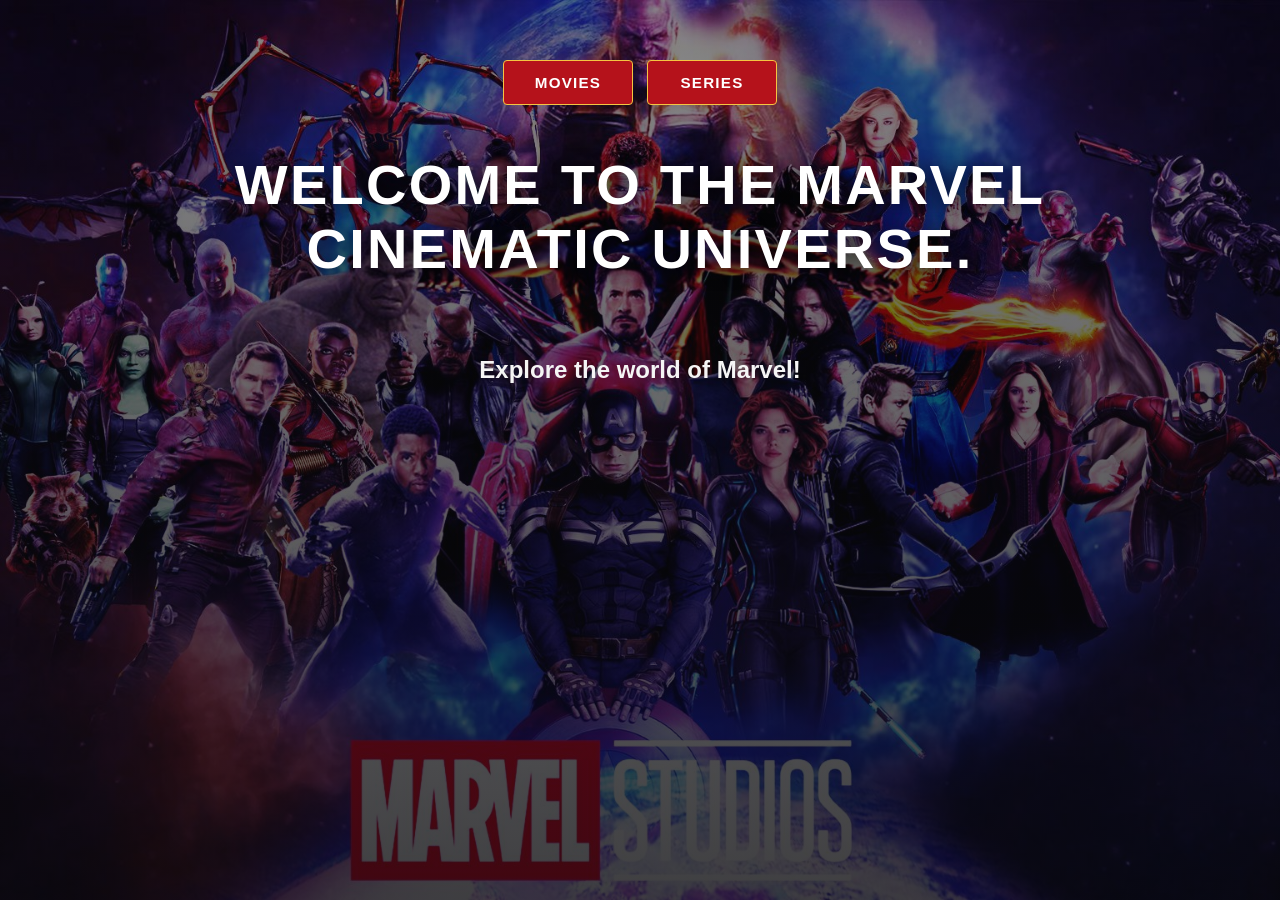
<file: index.html>
<!DOCTYPE html>
<html lang="en">
    <head>
        <meta charset="UTF-8">
        <meta name="viewport" content="width=device-width, initial-scale=1.0">
        <link rel="stylesheet" href="stylesheet.css">
        <link rel="icon" href="favicon.png" type="image/png">
        <title>Main Page</title>
    </head>
    <body class="home-page">
        <nav class="navigation">
            <a href="Marvel Movies.html">Movies</a>
            <a href="Marvel Series.html">Series</a>
        </nav>
        <main>
            <h1 class="hero-title">Welcome to the Marvel Cinematic Universe.</h1>
            <br>
            <br>
            <br>
            <h2 style="text-align: center;" class="hero-subtitle">Explore the world of Marvel!</h2>
        </main>
    </body>
</html>
</file>
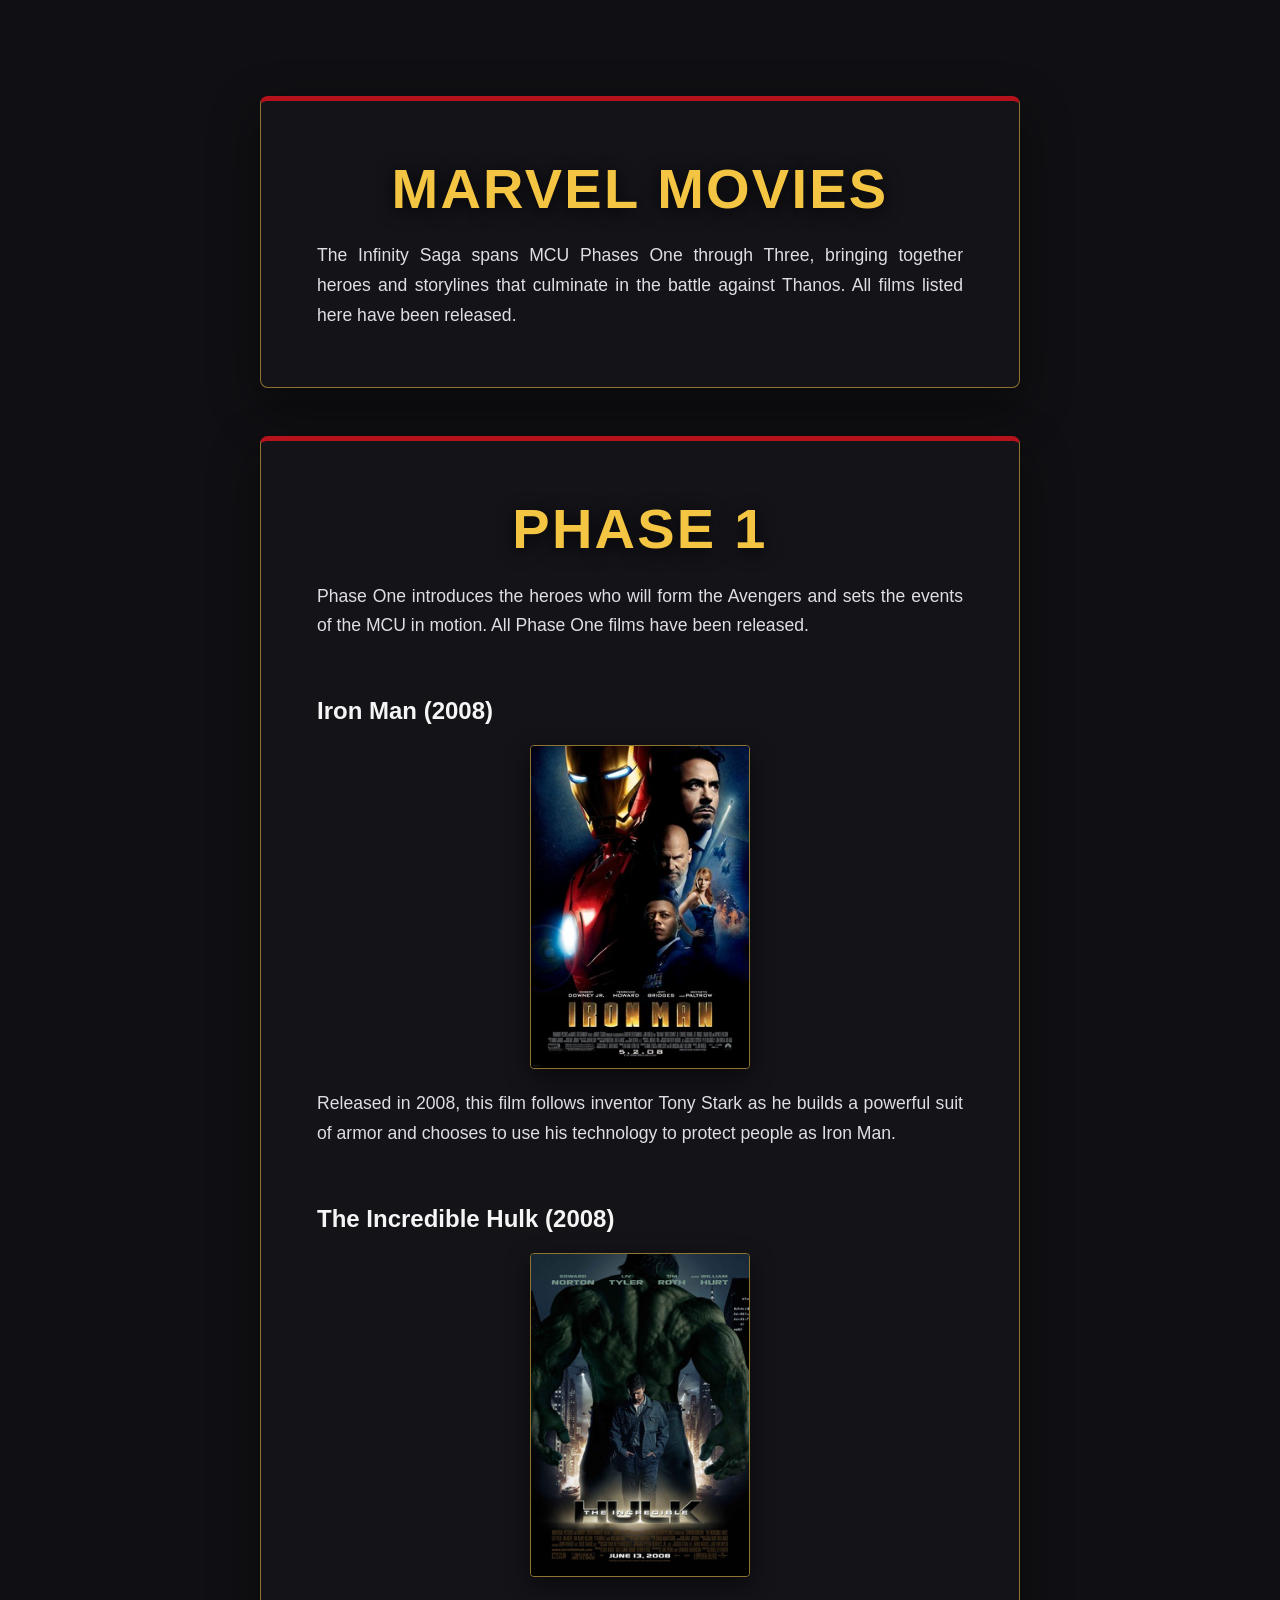
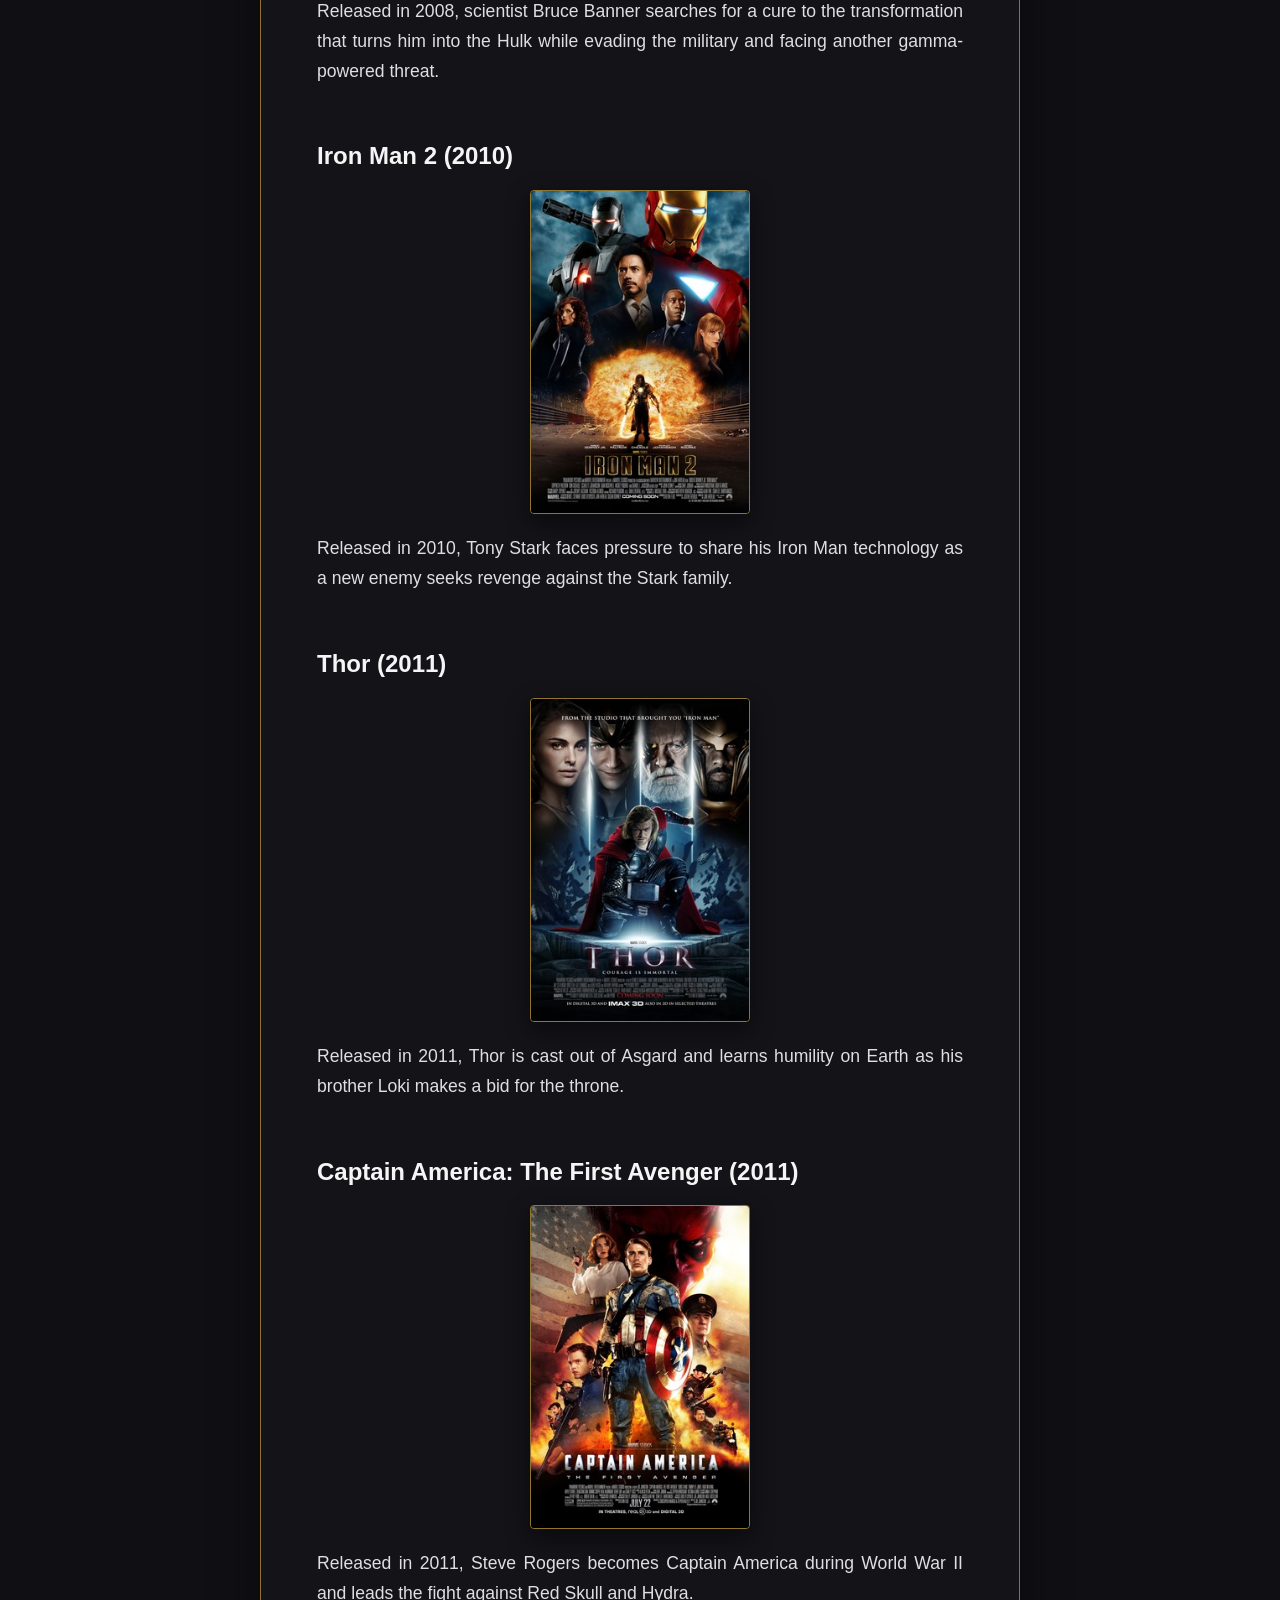
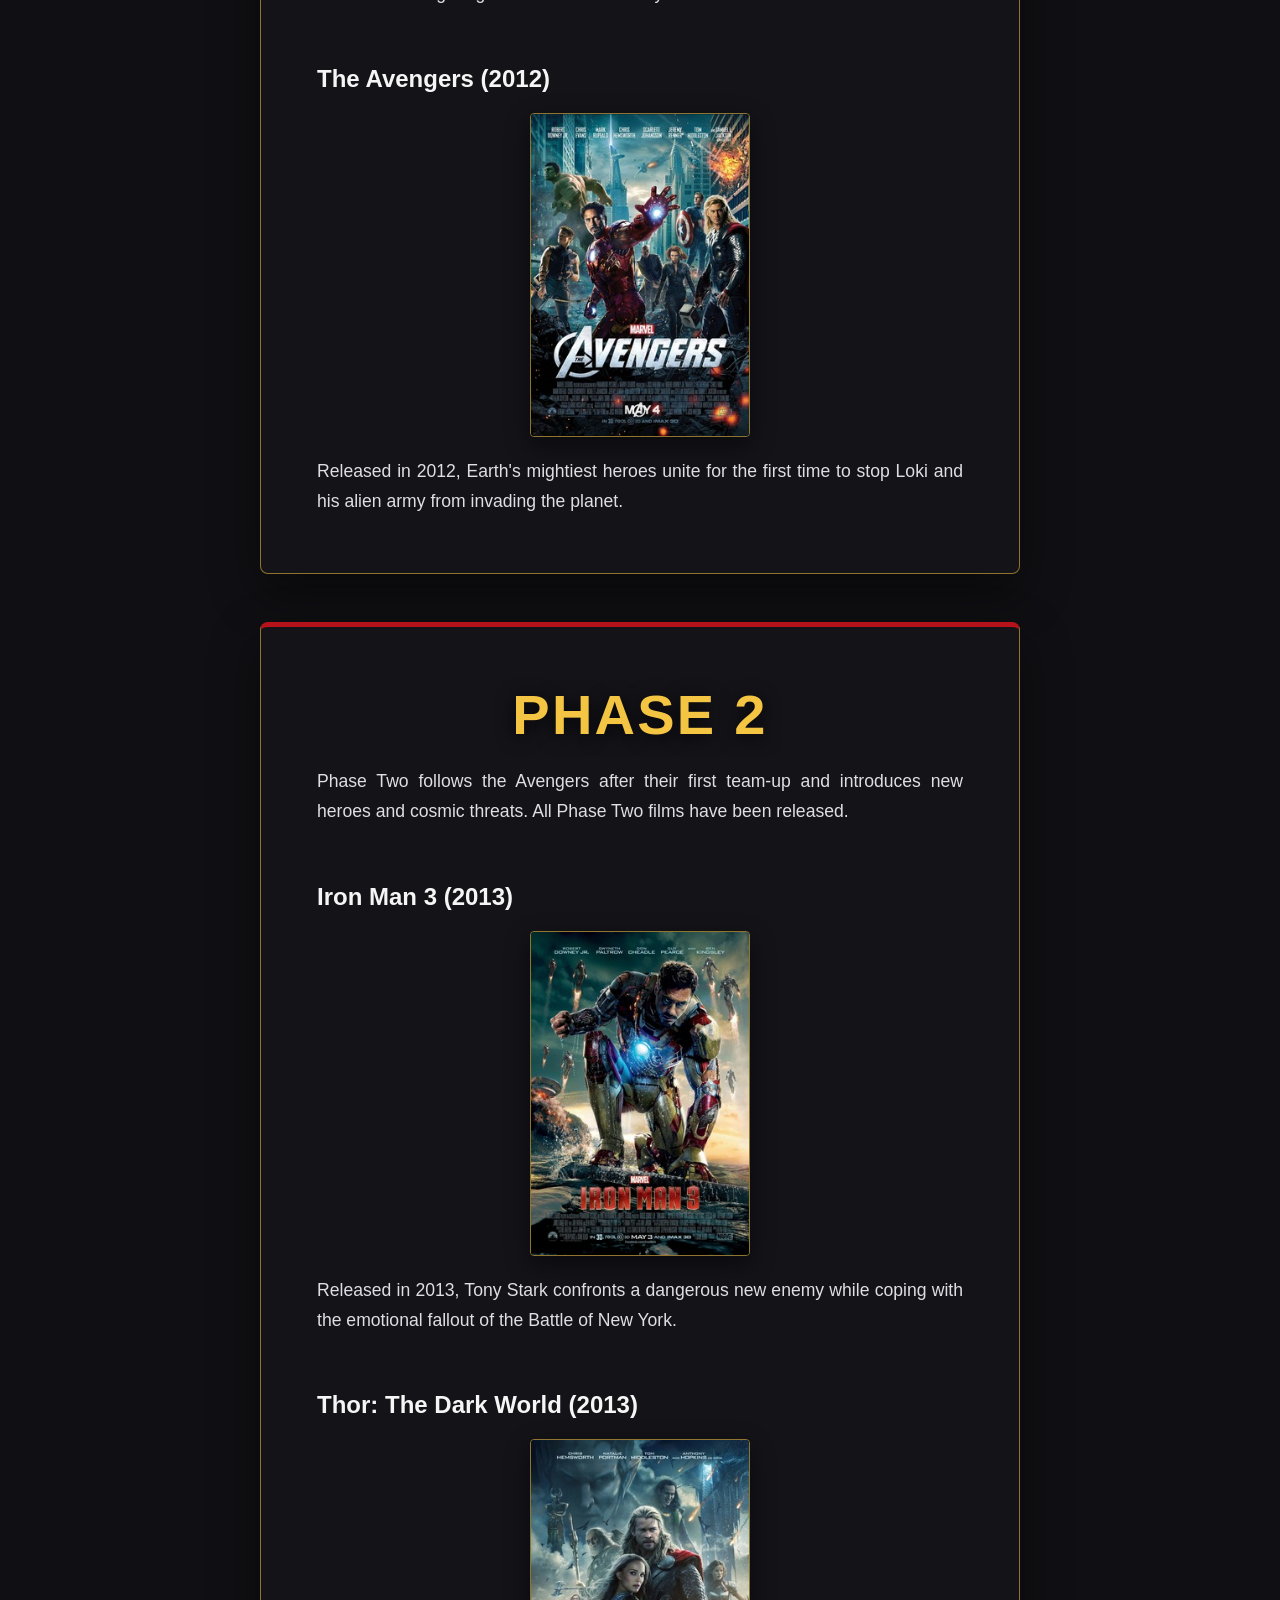
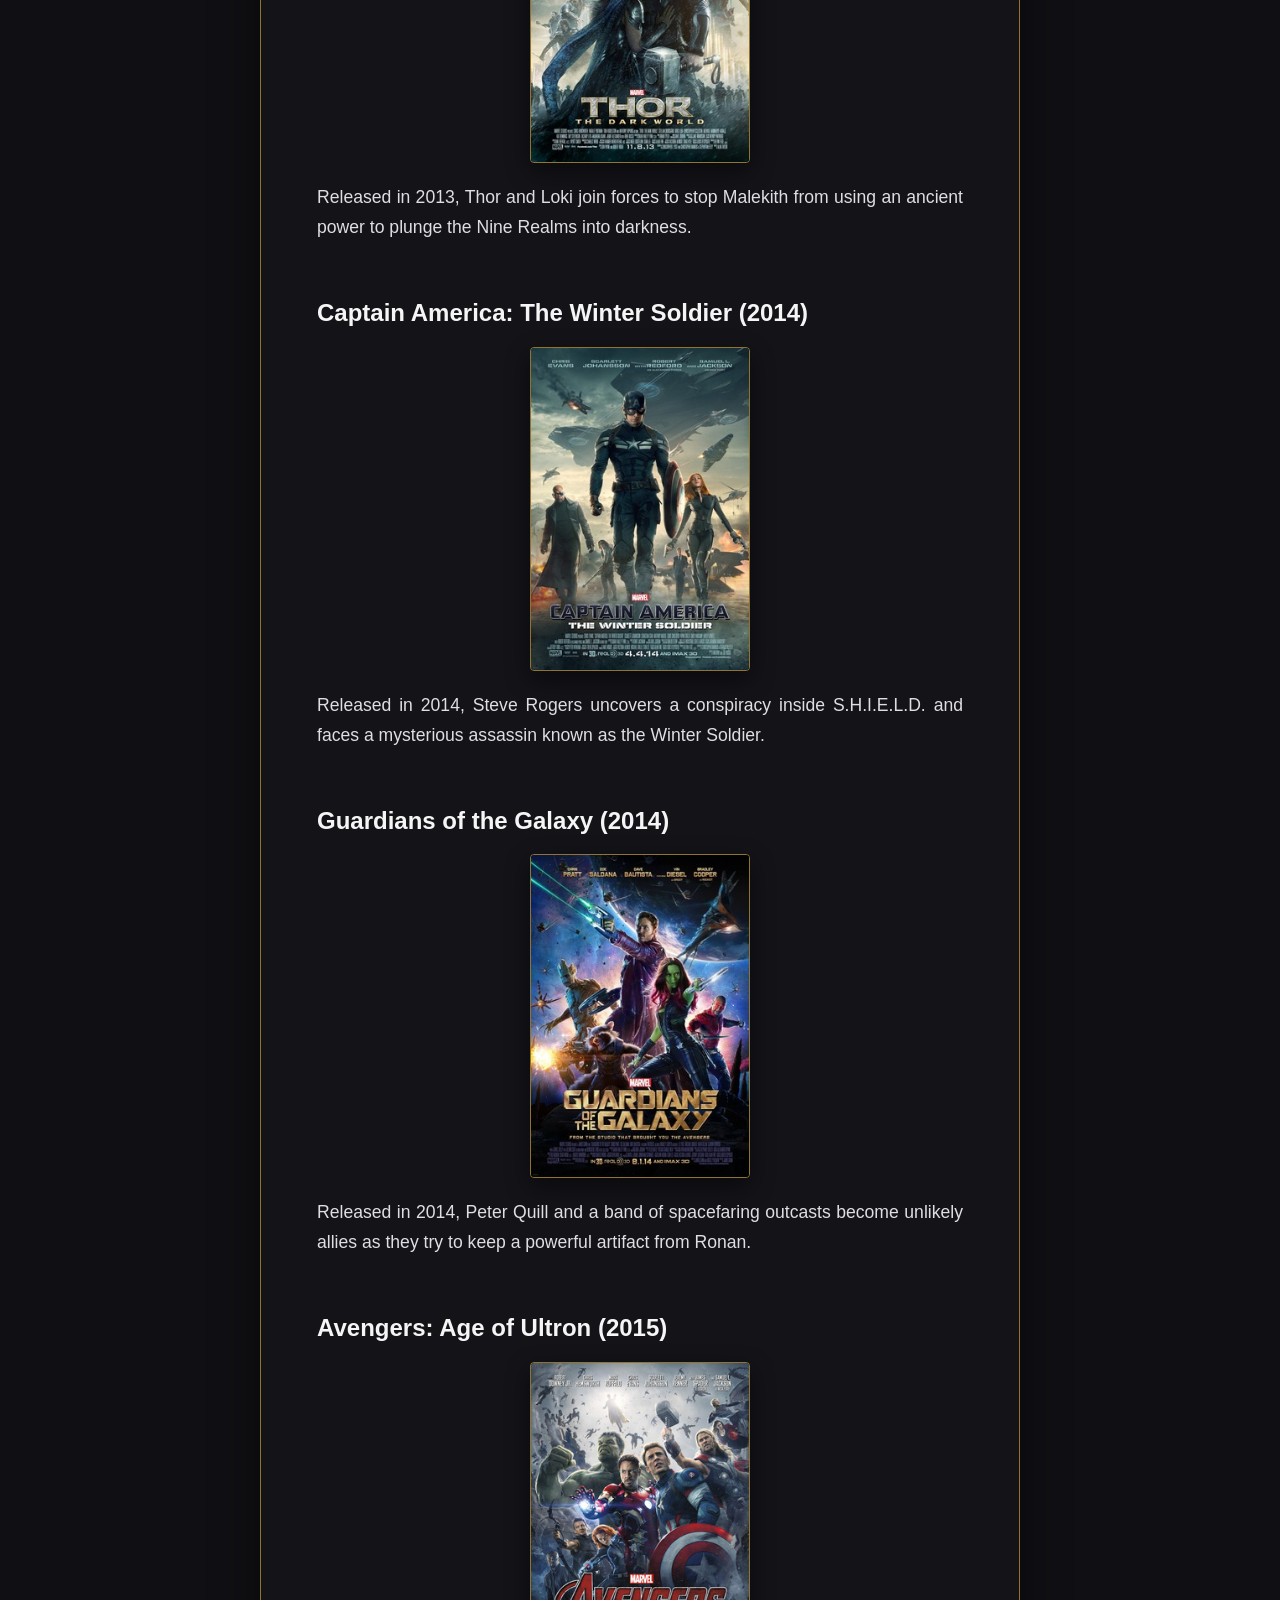
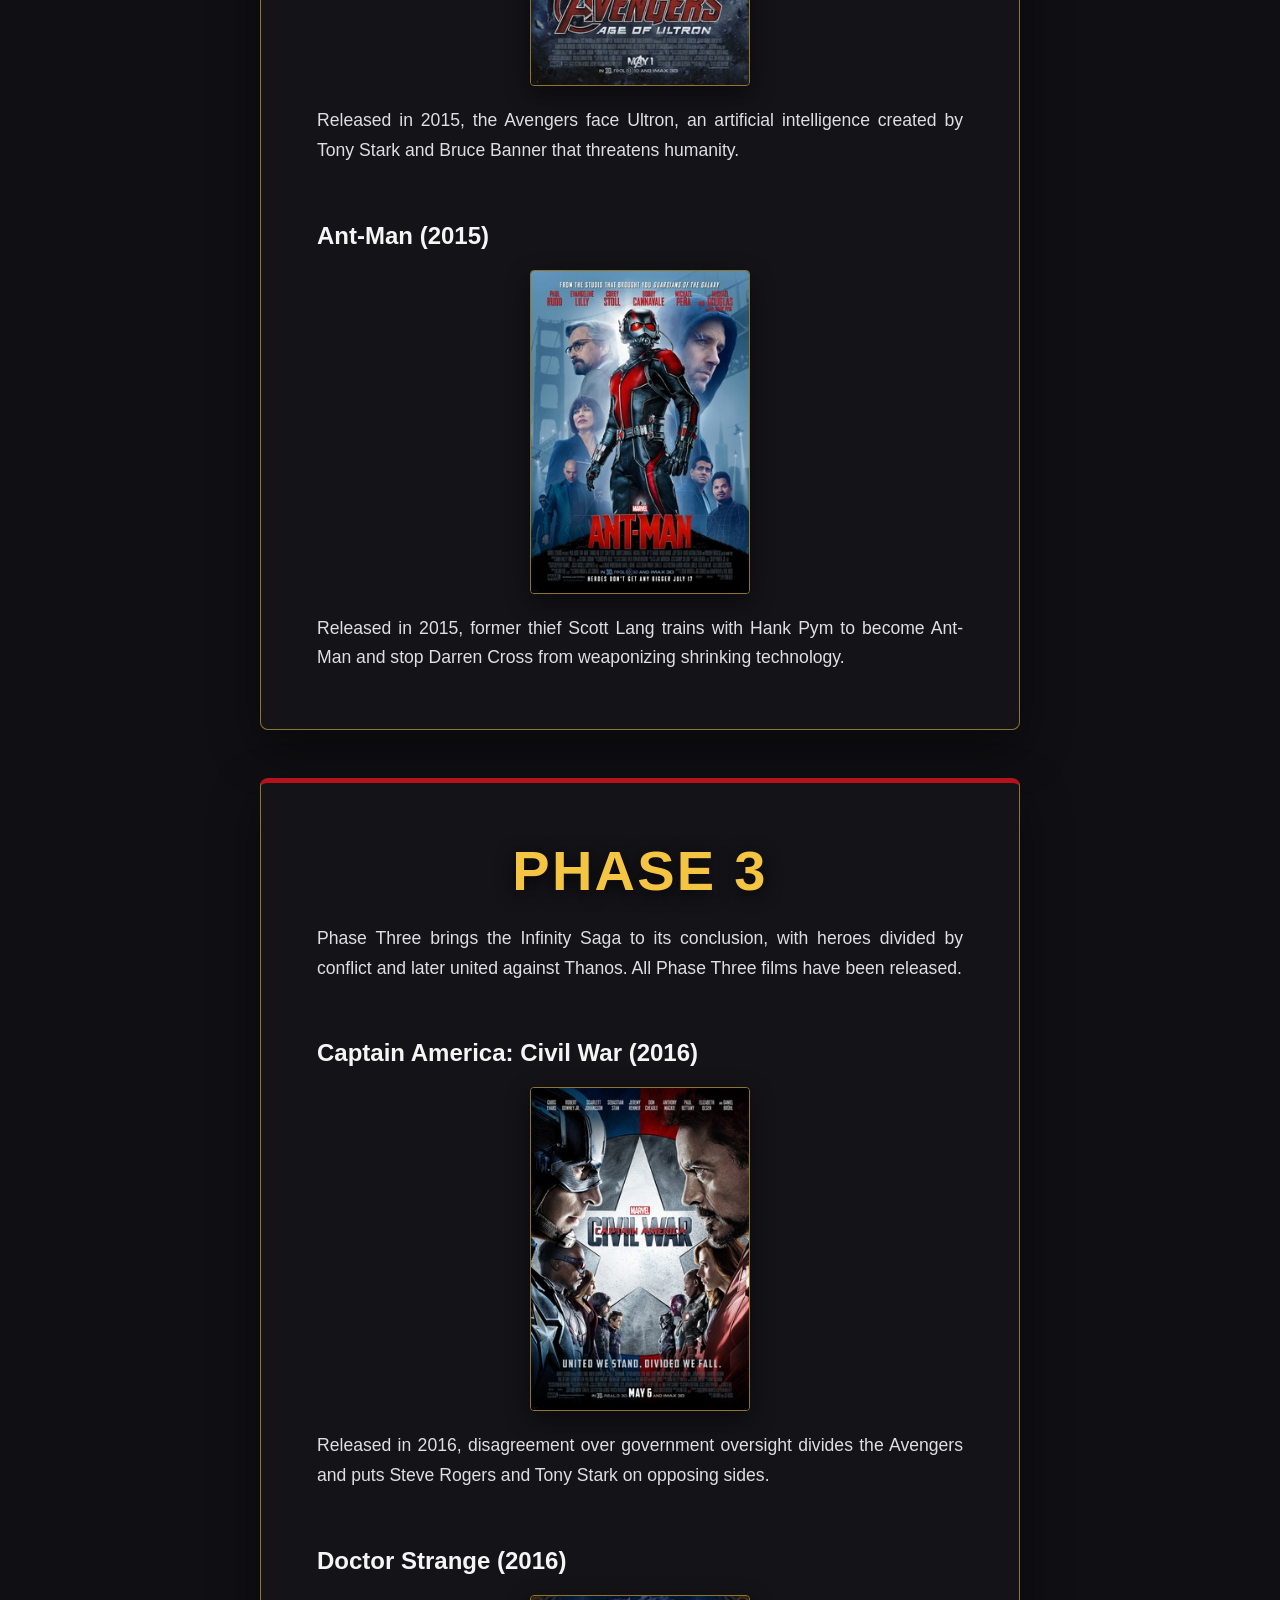
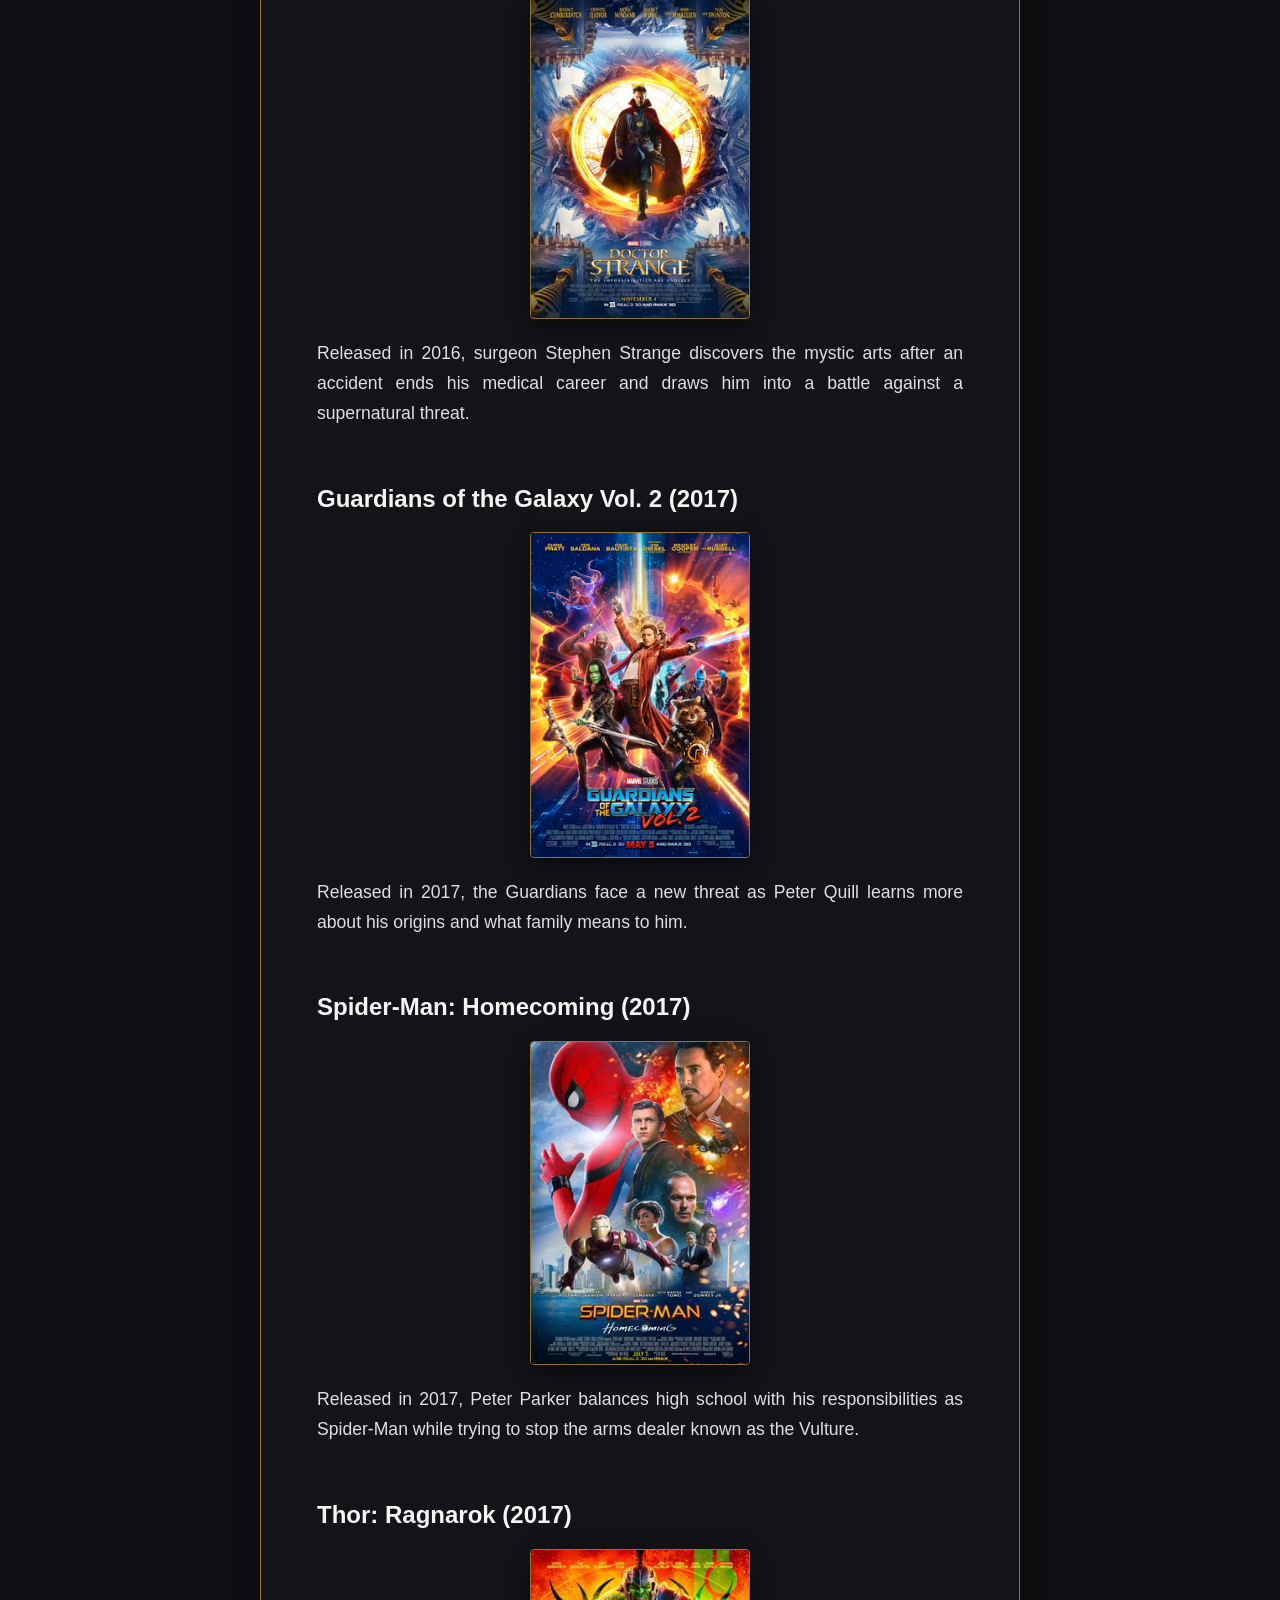
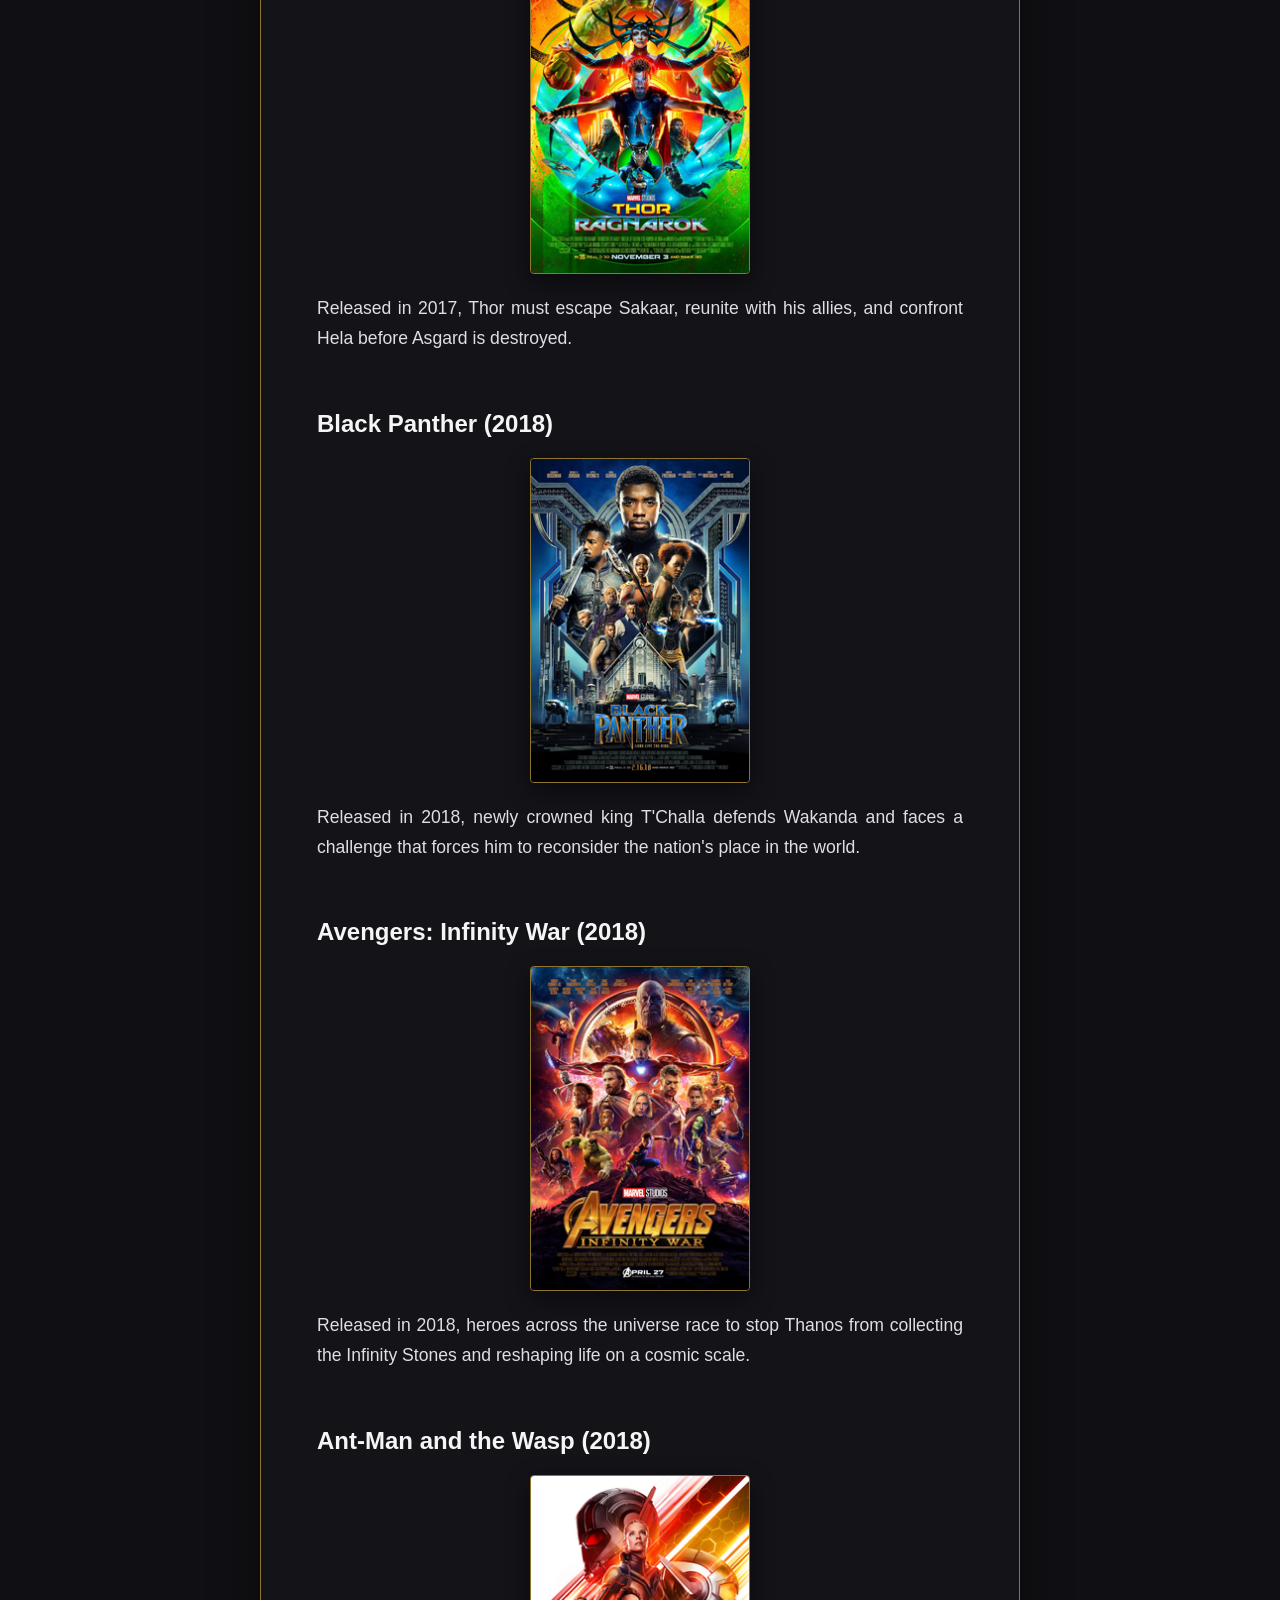
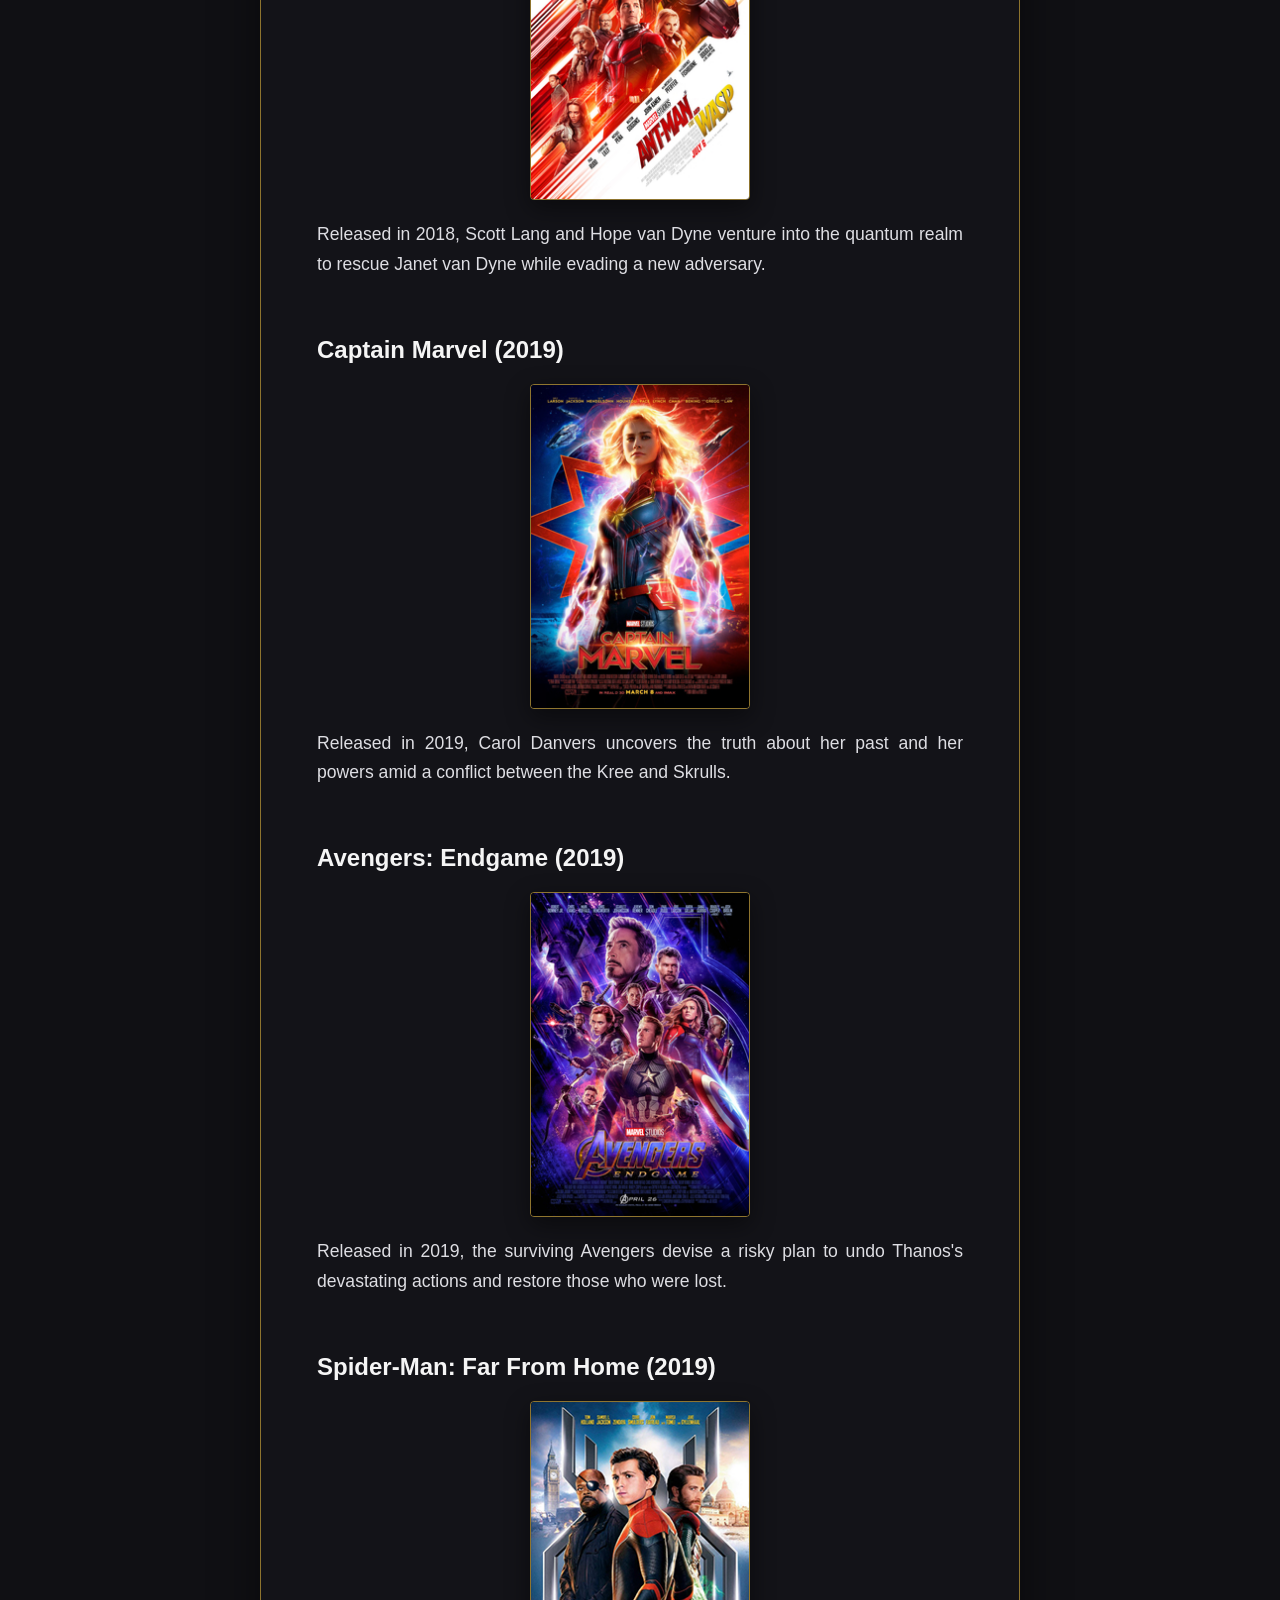
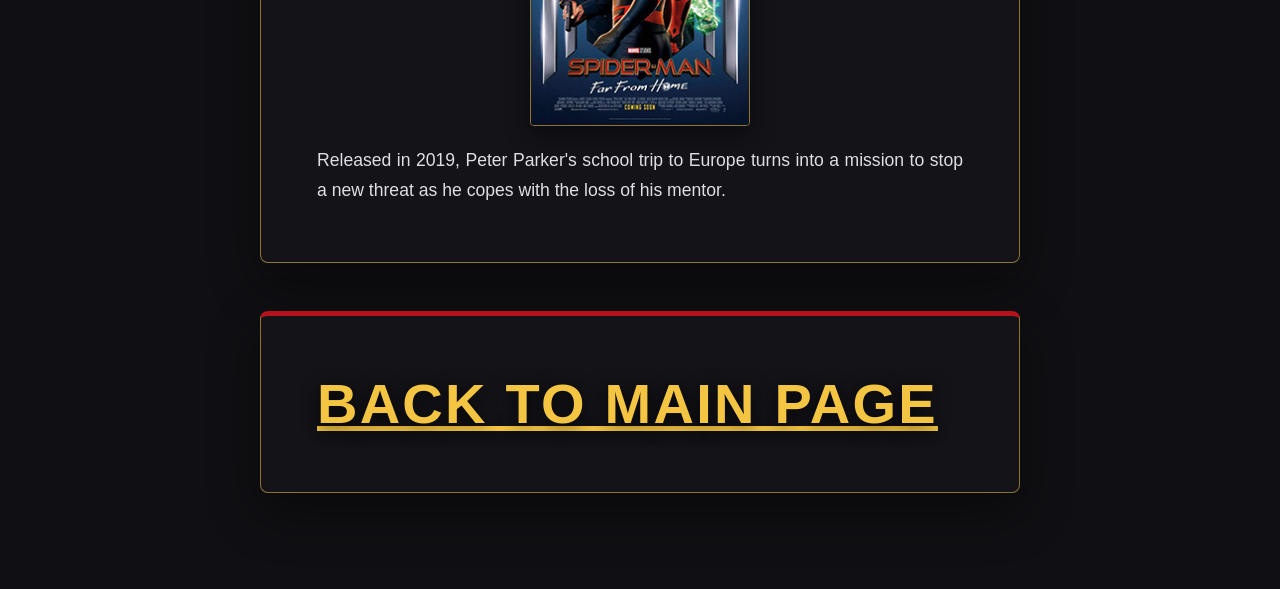
<file: Marvel Movies.html>
<!DOCTYPE html>
<html lang="en">
    <head>
        <meta charset="UTF-8">
        <meta name="viewport" content="width=device-width, initial-scale=1.0">
        <link rel="stylesheet" href="stylesheet.css">
        <link rel="icon" href="favicon.png" type="image/png">
        <title>Marvel Movies</title>
    </head>
    <body>
        <main class="content-panel">
            <h1>Marvel Movies</h1>
            <p>The Infinity Saga spans MCU Phases One through Three, bringing together heroes and storylines that culminate in the battle against Thanos. All films listed here have been released.</p>
        </main>
        <main class="content-panel">
            <h1>Phase 1</h1>
            <p>Phase One introduces the heroes who will form the Avengers and sets the events of the MCU in motion. All Phase One films have been released.</p>
            <br>
            <br>
            <h2>Iron Man (2008)</h2>
            <img class="movie-poster" src="Iron_Man_(2008_film)_poster.jpg" alt="Iron Man (2008) movie poster" loading="lazy">
            <p>Released in 2008, this film follows inventor Tony Stark as he builds a powerful suit of armor and chooses to use his technology to protect people as Iron Man.</p>
            <br>
            <br>
            <h2>The Incredible Hulk (2008)</h2>
            <img class="movie-poster" src="The_Incredible_Hulk_(film)_poster.jpg" alt="The Incredible Hulk (2008) movie poster" loading="lazy">
            <p>Released in 2008, scientist Bruce Banner searches for a cure to the transformation that turns him into the Hulk while evading the military and facing another gamma-powered threat.</p>
            <br>
            <br>
            <h2>Iron Man 2 (2010)</h2>
            <img class="movie-poster" src="Iron_Man_2_poster.jpg" alt="Iron Man 2 movie poster" loading="lazy">
            <p>Released in 2010, Tony Stark faces pressure to share his Iron Man technology as a new enemy seeks revenge against the Stark family.</p>
            <br>
            <br>
            <h2>Thor (2011)</h2>
            <img class="movie-poster" src="Thor_(film)_poster.jpg" alt="Thor (2011) movie poster" loading="lazy">
            <p>Released in 2011, Thor is cast out of Asgard and learns humility on Earth as his brother Loki makes a bid for the throne.</p>
            <br>
            <br>
            <h2>Captain America: The First Avenger (2011)</h2>
            <img class="movie-poster" src="Captain_America_The_First_Avenger_poster.jpg" alt="Captain America: The First Avenger movie poster" loading="lazy">
            <p>Released in 2011, Steve Rogers becomes Captain America during World War II and leads the fight against Red Skull and Hydra.</p>
            <br>
            <br>
            <h2>The Avengers (2012)</h2>
            <img class="movie-poster" src="The_Avengers_(2012_film)_poster.jpg" alt="The Avengers (2012) movie poster" loading="lazy">
            <p>Released in 2012, Earth's mightiest heroes unite for the first time to stop Loki and his alien army from invading the planet.</p>
        </main>
        <main class="content-panel">
            <h1>Phase 2</h1>
            <p>Phase Two follows the Avengers after their first team-up and introduces new heroes and cosmic threats. All Phase Two films have been released.</p>
            <br>
            <br>
            <h2>Iron Man 3 (2013)</h2>
            <img class="movie-poster" src="Iron_Man_3_poster.jpg" alt="Iron Man 3 movie poster" loading="lazy">
            <p>Released in 2013, Tony Stark confronts a dangerous new enemy while coping with the emotional fallout of the Battle of New York.</p>
            <br>
            <br>
            <h2>Thor: The Dark World (2013)</h2>
            <img class="movie-poster" src="Thor_The_Dark_World_poster.jpg" alt="Thor: The Dark World movie poster" loading="lazy">
            <p>Released in 2013, Thor and Loki join forces to stop Malekith from using an ancient power to plunge the Nine Realms into darkness.</p>
            <br>
            <br>
            <h2>Captain America: The Winter Soldier (2014)</h2>
            <img class="movie-poster" src="Captain_America_The_Winter_Soldier_poster.jpg" alt="Captain America: The Winter Soldier movie poster" loading="lazy">
            <p>Released in 2014, Steve Rogers uncovers a conspiracy inside S.H.I.E.L.D. and faces a mysterious assassin known as the Winter Soldier.</p>
            <br>
            <br>
            <h2>Guardians of the Galaxy (2014)</h2>
            <img class="movie-poster" src="Guardians_of_the_Galaxy_(film)_poster.jpg" alt="Guardians of the Galaxy movie poster" loading="lazy">
            <p>Released in 2014, Peter Quill and a band of spacefaring outcasts become unlikely allies as they try to keep a powerful artifact from Ronan.</p>
            <br>
            <br>
            <h2>Avengers: Age of Ultron (2015)</h2>
            <img class="movie-poster" src="Avengers_Age_of_Ultron_poster.jpg" alt="Avengers: Age of Ultron movie poster" loading="lazy">
            <p>Released in 2015, the Avengers face Ultron, an artificial intelligence created by Tony Stark and Bruce Banner that threatens humanity.</p>
            <br>
            <br>
            <h2>Ant-Man (2015)</h2>
            <img class="movie-poster" src="Ant-Man_(film)_poster.jpg" alt="Ant-Man movie poster" loading="lazy">
            <p>Released in 2015, former thief Scott Lang trains with Hank Pym to become Ant-Man and stop Darren Cross from weaponizing shrinking technology.</p>
        </main>
        <main class="content-panel">
            <h1>Phase 3</h1>
            <p>Phase Three brings the Infinity Saga to its conclusion, with heroes divided by conflict and later united against Thanos. All Phase Three films have been released.</p>
            <br>
            <br>
            <h2>Captain America: Civil War (2016)</h2>
            <img class="movie-poster" src="Captain_America_Civil_War_poster.jpg" alt="Captain America: Civil War movie poster" loading="lazy">
            <p>Released in 2016, disagreement over government oversight divides the Avengers and puts Steve Rogers and Tony Stark on opposing sides.</p>
            <br>
            <br>
            <h2>Doctor Strange (2016)</h2>
            <img class="movie-poster" src="Doctor_Strange_(2016_film)_poster.jpg" alt="Doctor Strange movie poster" loading="lazy">
            <p>Released in 2016, surgeon Stephen Strange discovers the mystic arts after an accident ends his medical career and draws him into a battle against a supernatural threat.</p>
            <br>
            <br>
            <h2>Guardians of the Galaxy Vol. 2 (2017)</h2>
            <img class="movie-poster" src="Guardians_of_the_Galaxy_Vol._2_poster.jpg" alt="Guardians of the Galaxy Vol. 2 movie poster" loading="lazy">
            <p>Released in 2017, the Guardians face a new threat as Peter Quill learns more about his origins and what family means to him.</p>
            <br>
            <br>
            <h2>Spider-Man: Homecoming (2017)</h2>
            <img class="movie-poster" src="Spider-Man_Homecoming_poster.jpg" alt="Spider-Man: Homecoming movie poster" loading="lazy">
            <p>Released in 2017, Peter Parker balances high school with his responsibilities as Spider-Man while trying to stop the arms dealer known as the Vulture.</p>
            <br>
            <br>
            <h2>Thor: Ragnarok (2017)</h2>
            <img class="movie-poster" src="Thor_Ragnarok_poster.jpg" alt="Thor: Ragnarok movie poster" loading="lazy">
            <p>Released in 2017, Thor must escape Sakaar, reunite with his allies, and confront Hela before Asgard is destroyed.</p>
            <br>
            <br>
            <h2>Black Panther (2018)</h2>
            <img class="movie-poster" src="Black_Panther_(film)_poster.jpg" alt="Black Panther movie poster" loading="lazy">
            <p>Released in 2018, newly crowned king T'Challa defends Wakanda and faces a challenge that forces him to reconsider the nation's place in the world.</p>
            <br>
            <br>
            <h2>Avengers: Infinity War (2018)</h2>
            <img class="movie-poster" src="Avengers_Infinity_War_poster.jpg" alt="Avengers: Infinity War movie poster" loading="lazy">
            <p>Released in 2018, heroes across the universe race to stop Thanos from collecting the Infinity Stones and reshaping life on a cosmic scale.</p>
            <br>
            <br>
            <h2>Ant-Man and the Wasp (2018)</h2>
            <img class="movie-poster" src="Ant-Man_and_the_Wasp_poster.jpg" alt="Ant-Man and the Wasp movie poster" loading="lazy">
            <p>Released in 2018, Scott Lang and Hope van Dyne venture into the quantum realm to rescue Janet van Dyne while evading a new adversary.</p>
            <br>
            <br>
            <h2>Captain Marvel (2019)</h2>
            <img class="movie-poster" src="Captain_Marvel_(film)_poster.jpg" alt="Captain Marvel movie poster" loading="lazy">
            <p>Released in 2019, Carol Danvers uncovers the truth about her past and her powers amid a conflict between the Kree and Skrulls.</p>
            <br>
            <br>
            <h2>Avengers: Endgame (2019)</h2>
            <img class="movie-poster" src="Avengers_Endgame_poster.jpg" alt="Avengers: Endgame movie poster" loading="lazy">
            <p>Released in 2019, the surviving Avengers devise a risky plan to undo Thanos's devastating actions and restore those who were lost.</p>
            <br>
            <br>
            <h2>Spider-Man: Far From Home (2019)</h2>
            <img class="movie-poster" src="Spider-Man_Far_From_Home_poster.jpg" alt="Spider-Man: Far From Home movie poster" loading="lazy">
            <p>Released in 2019, Peter Parker's school trip to Europe turns into a mission to stop a new threat as he copes with the loss of his mentor.</p>
        </main>
        <main class="content-panel">
            <a href="index.html" class="back-button">Back to Main Page</a>
        </main>
    </body>
</html>
</file>
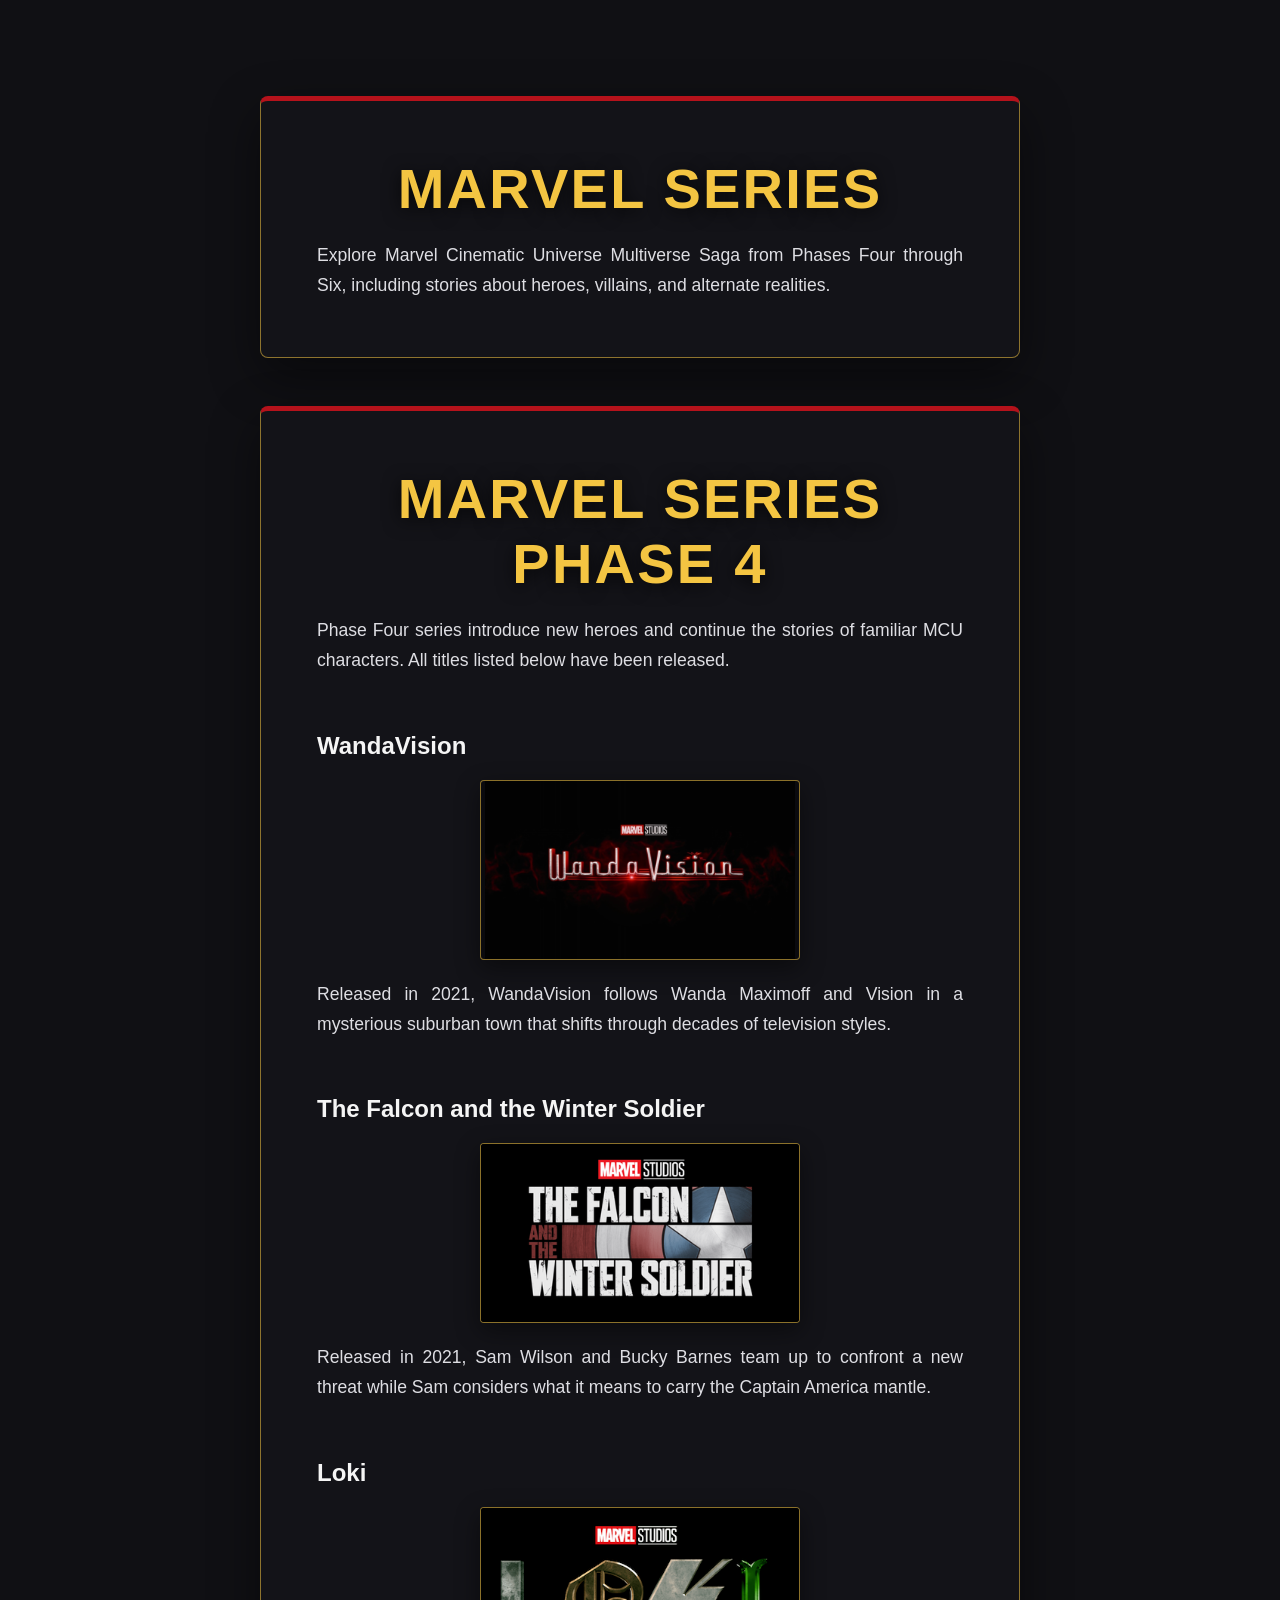
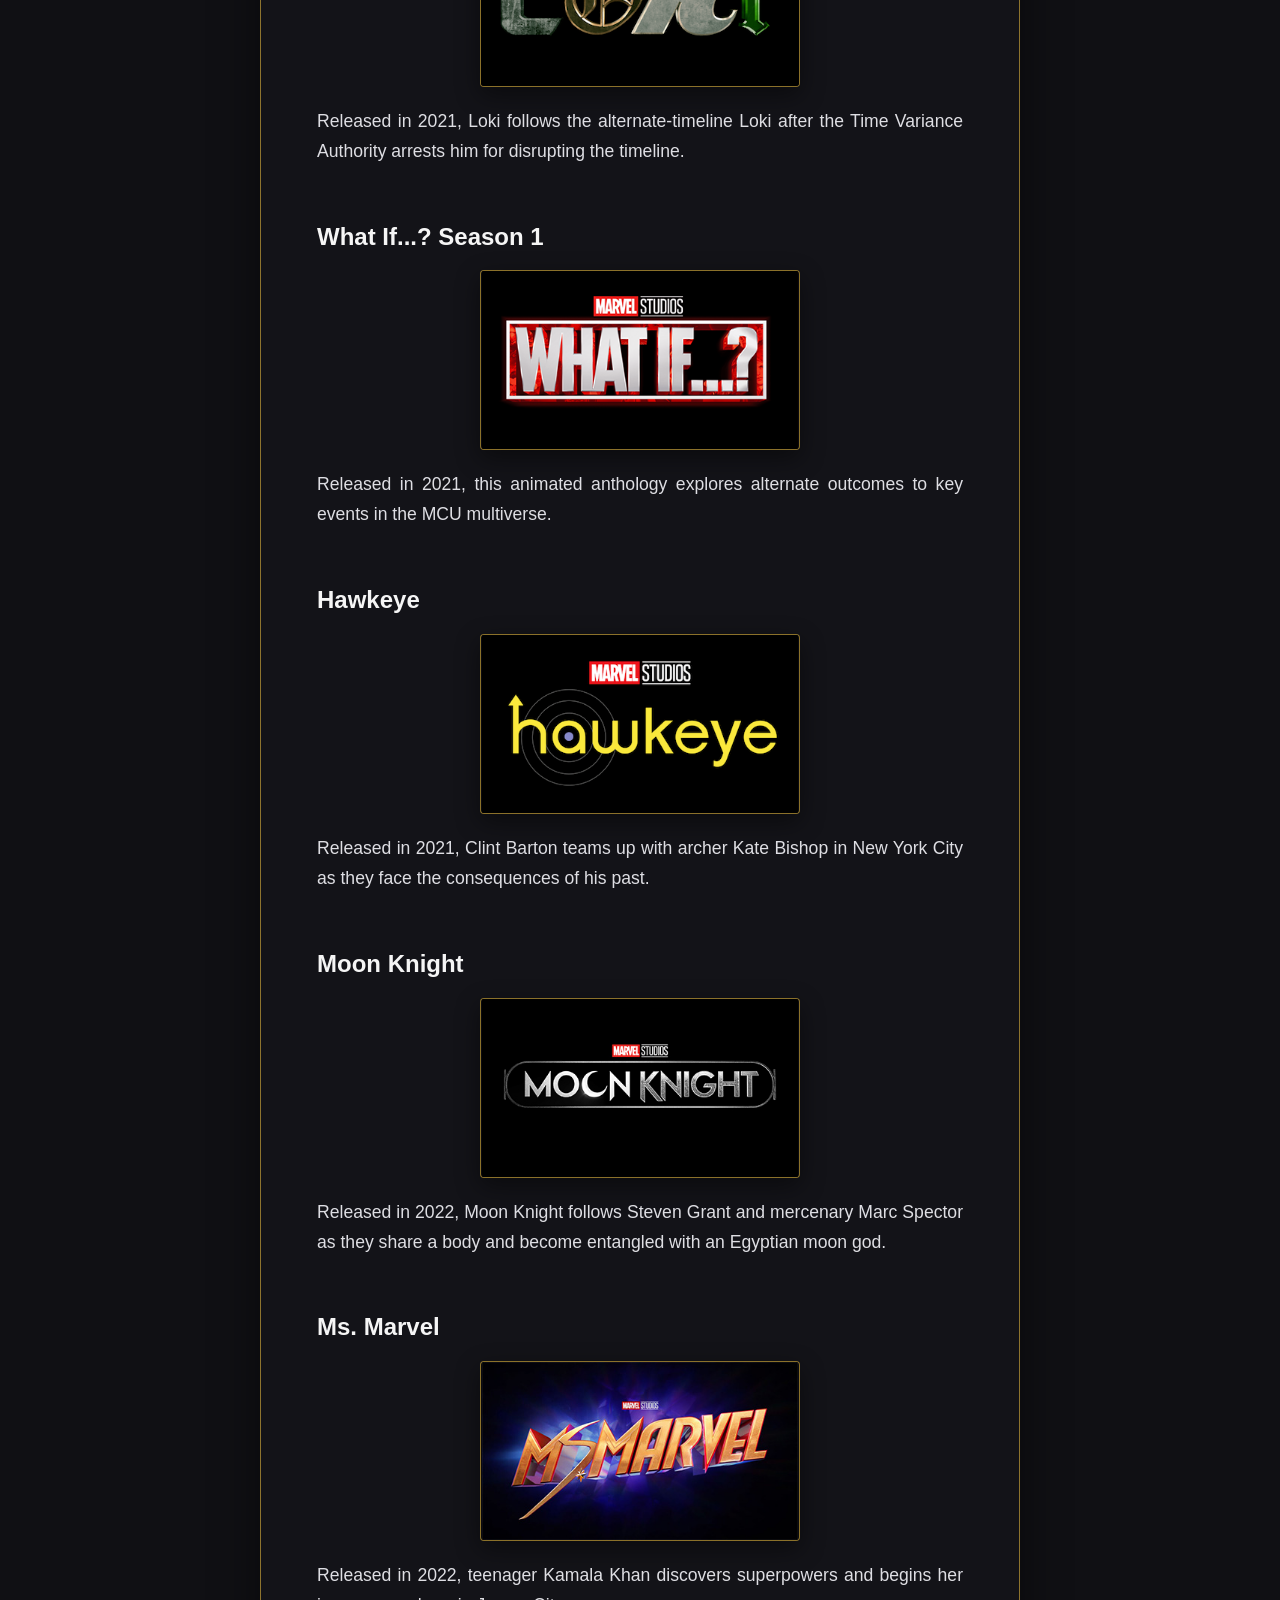
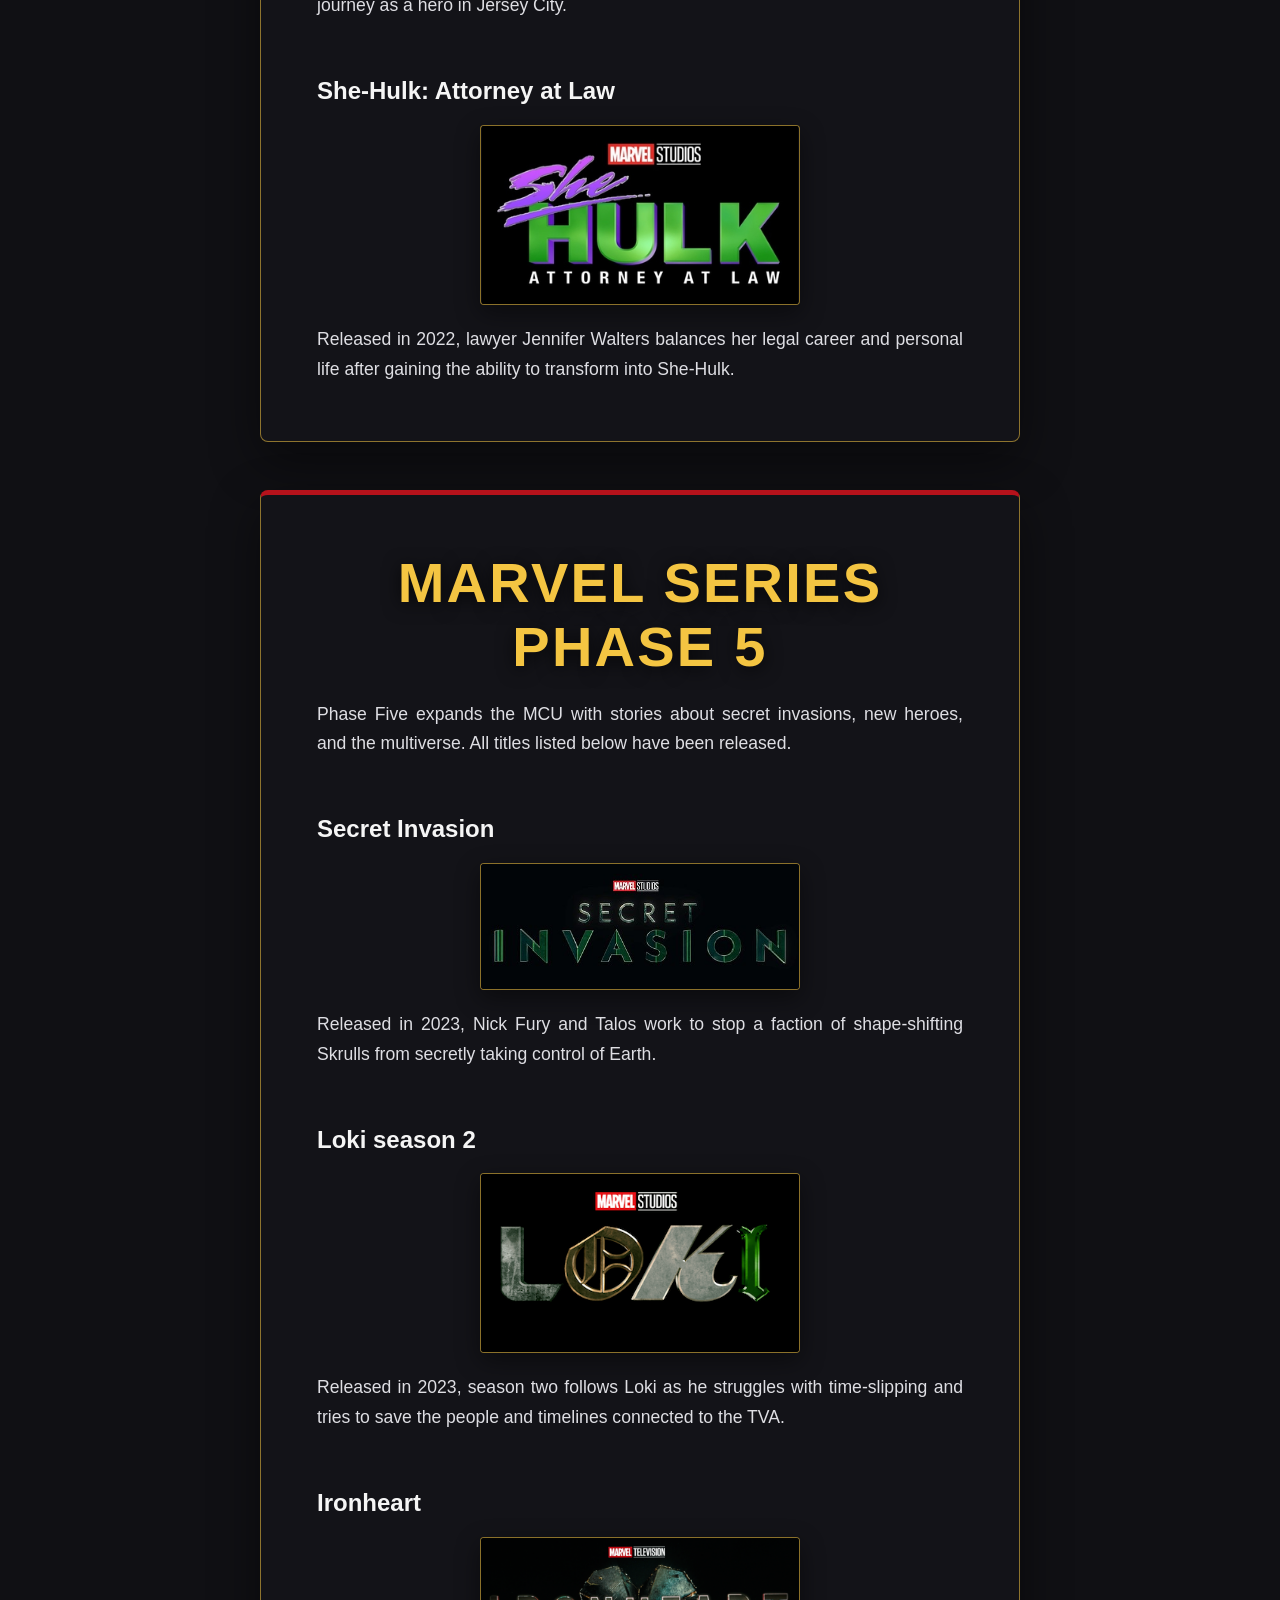
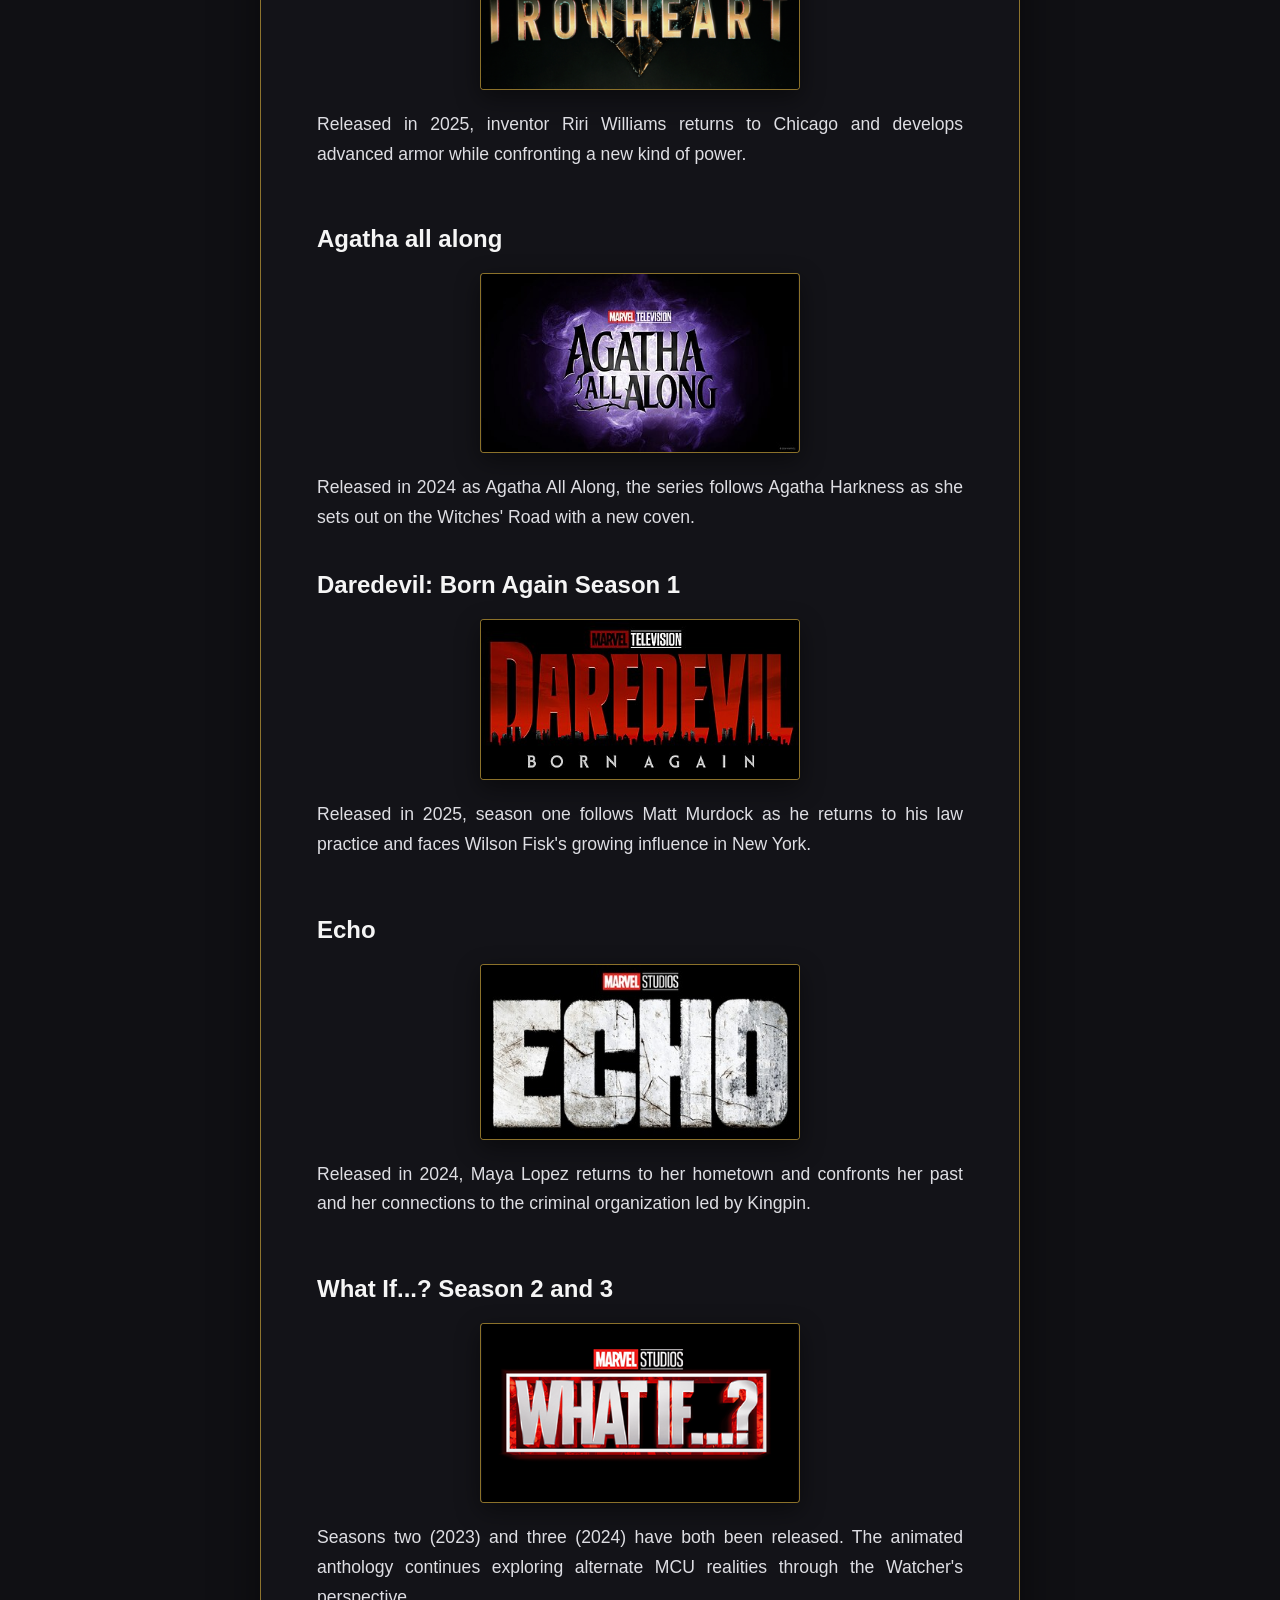
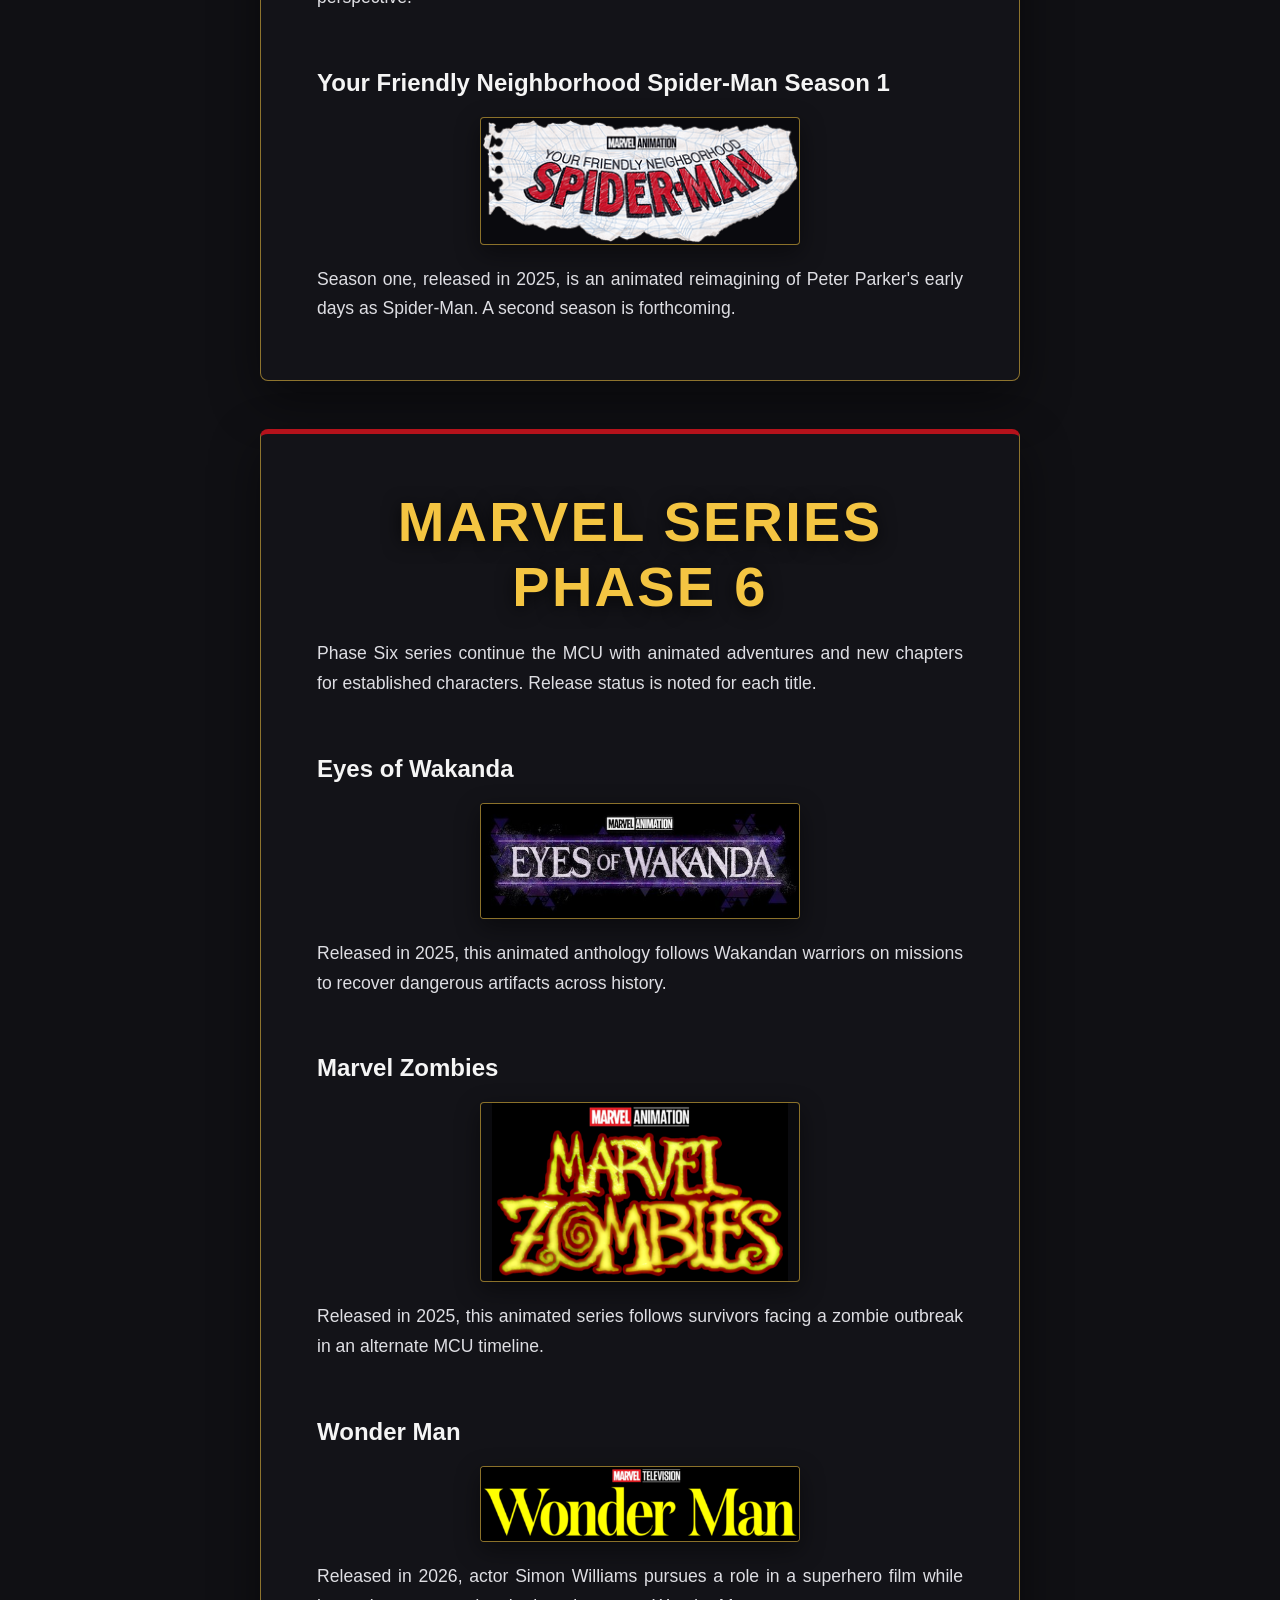
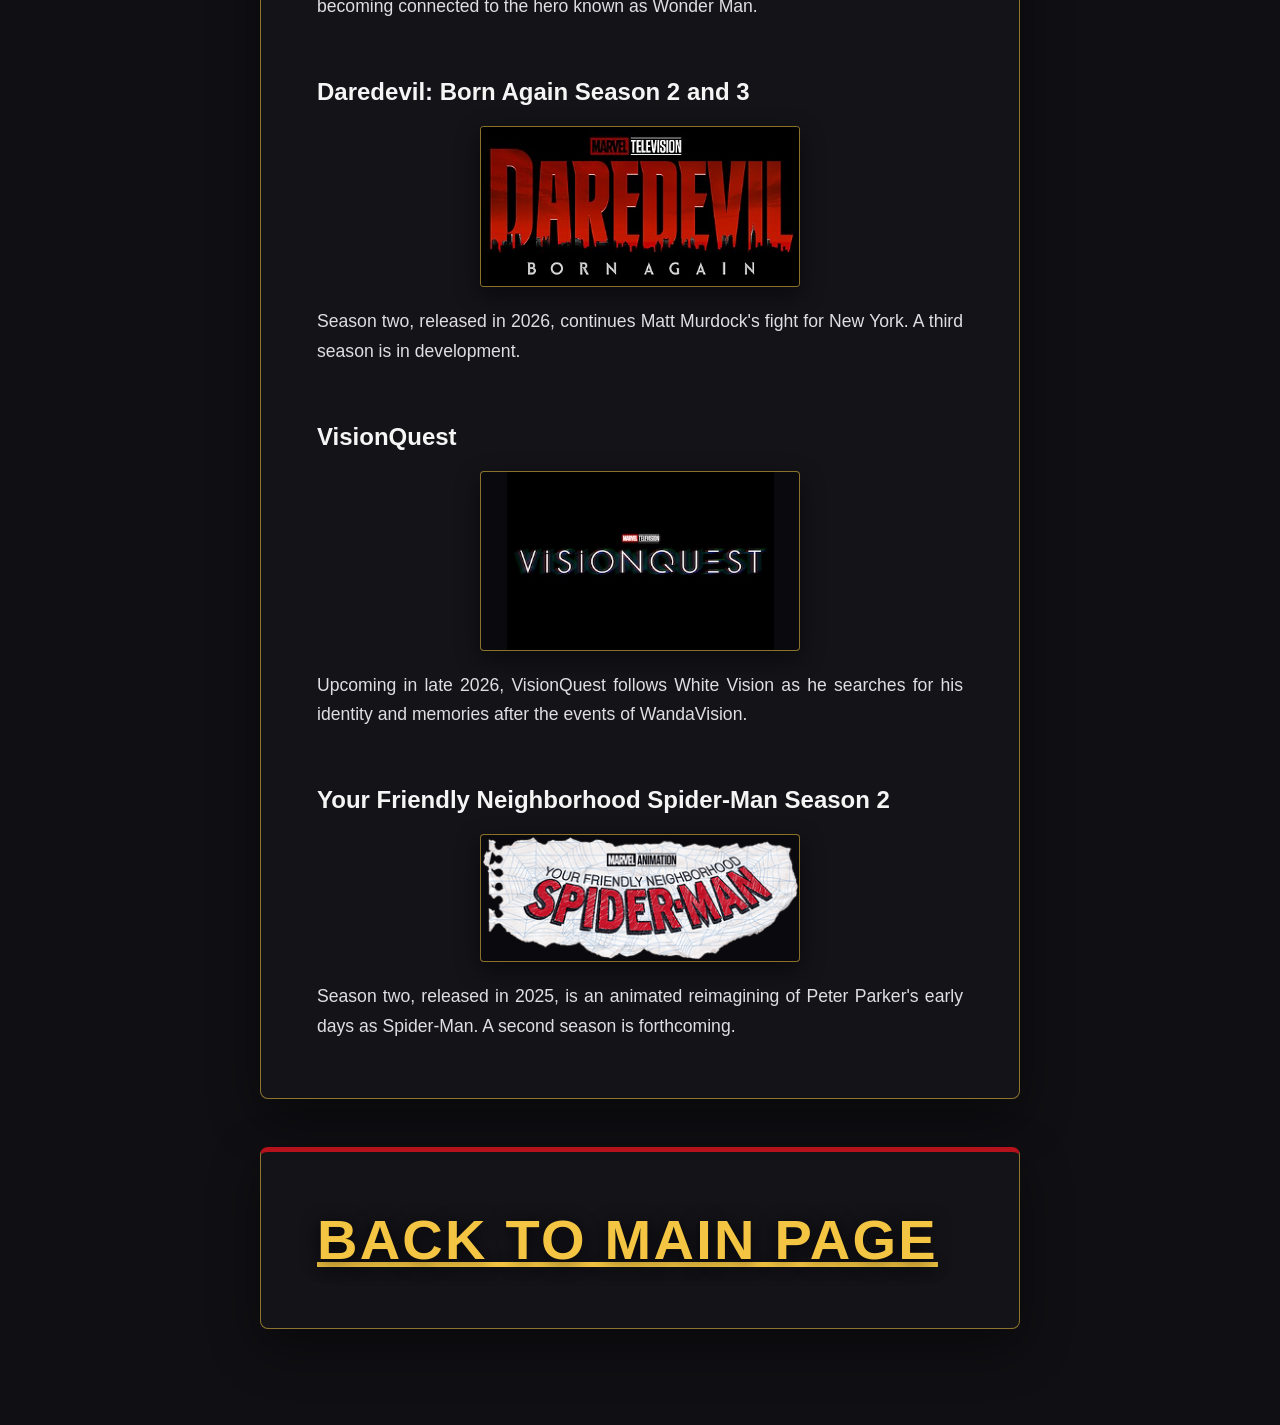
<file: Marvel Series.html>
<!DOCTYPE html>
<html lang="en">
    <head>
        <meta charset="UTF-8">
        <meta name="viewport" content="width=device-width, initial-scale=1.0">
        <link rel="stylesheet" href="stylesheet.css">
        <link rel="icon" href="favicon.png" type="image/png">
        <title>Marvel Series</title>
    </head>
    <body>
        <main class="content-panel">
            <h1>Marvel Series</h1>
            <p>Explore Marvel Cinematic Universe Multiverse Saga from Phases Four through Six, including stories about heroes, villains, and alternate realities.</p>
        </main>
        <main class="content-panel">
            <h1>Marvel Series phase 4</h1>
            <p>Phase Four series introduce new heroes and continue the stories of familiar MCU characters. All titles listed below have been released.</p>
            <br>
            <br>
            <h2>WandaVision</h2>
            <img class="series-logo" src="WandaVision_logo.png" alt="WandaVision logo" loading="lazy">
            <p>Released in 2021, WandaVision follows Wanda Maximoff and Vision in a mysterious suburban town that shifts through decades of television styles.</p>
            <br>
            <br>
            <h2>The Falcon and the Winter Soldier</h2>
            <img class="series-logo" src="The_Falcon_and_the_Winter_Soldier_logo.png" alt="The Falcon and the Winter Soldier logo" loading="lazy">
            <p>Released in 2021, Sam Wilson and Bucky Barnes team up to confront a new threat while Sam considers what it means to carry the Captain America mantle.</p>
            <br>
            <br>
            <h2>Loki</h2>
            <img class="series-logo" src="Loki_(TV_series)_logo.png" alt="Loki logo" loading="lazy">
            <p>Released in 2021, Loki follows the alternate-timeline Loki after the Time Variance Authority arrests him for disrupting the timeline.</p>
            <br>    
            <br>
            <h2>What If...? Season 1</h2>
            <img class="series-logo" src="What_If...__(TV_series)_logo.png" alt="What If...? logo" loading="lazy">
            <p>Released in 2021, this animated anthology explores alternate outcomes to key events in the MCU multiverse.</p>
            <br>
            <br>
            <h2>Hawkeye</h2>
            <img class="series-logo" src="Hawkeye_(miniseries)_logo.png" alt="Hawkeye logo" loading="lazy">
            <p>Released in 2021, Clint Barton teams up with archer Kate Bishop in New York City as they face the consequences of his past.</p>
            <br>
            <br>
            <h2>Moon Knight</h2>
            <img class="series-logo" src="Moon_Knight_(miniseries)_logo.jpg" alt="Moon Knight logo" loading="lazy">
            <p>Released in 2022, Moon Knight follows Steven Grant and mercenary Marc Spector as they share a body and become entangled with an Egyptian moon god.</p>
            <br>
            <br>
            <h2>Ms. Marvel</h2>
            <img class="series-logo" src="Ms._Marvel_(miniseries)_logo.jpg" alt="Ms. Marvel logo" loading="lazy">
            <p>Released in 2022, teenager Kamala Khan discovers superpowers and begins her journey as a hero in Jersey City.</p>
            <br>
            <br>
            <h2>She-Hulk: Attorney at Law</h2>
            <img class="series-logo" src="She-Hulk_Attorney_at_Law_logo.jpg" alt="She-Hulk: Attorney at Law logo" loading="lazy">
            <p>Released in 2022, lawyer Jennifer Walters balances her legal career and personal life after gaining the ability to transform into She-Hulk.</p>
        </main>
        <main class="content-panel">
            <h1>Marvel Series phase 5</h1>
            <p>Phase Five expands the MCU with stories about secret invasions, new heroes, and the multiverse. All titles listed below have been released.</p>
            <br>
            <br>
            <h2>Secret Invasion</h2>
            <img class="series-logo" src="Secret_Invasion_(miniseries)_logo.jpg" alt="Secret Invasion logo" loading="lazy">
            <p>Released in 2023, Nick Fury and Talos work to stop a faction of shape-shifting Skrulls from secretly taking control of Earth.</p>
            <br>
            <br>
            <h2>Loki season 2</h2>
            <img class="series-logo" src="Loki_(TV_series)_logo.png" alt="Loki season 2 logo" loading="lazy">
            <p>Released in 2023, season two follows Loki as he struggles with time-slipping and tries to save the people and timelines connected to the TVA.</p>
            <br>    
            <br>
            <h2>Ironheart</h2>
            <img class="series-logo" src="Ironheart_(miniseries)_logo.png" alt="Ironheart logo" loading="lazy">
            <p>Released in 2025, inventor Riri Williams returns to Chicago and develops advanced armor while confronting a new kind of power.</p>
            <br>
            <br>
            <h2>Agatha all along</h2>
            <img class="series-logo" src="Agatha_All_Along_logo.jpg" alt="Agatha All Along logo" loading="lazy">
            <p>Released in 2024 as Agatha All Along, the series follows Agatha Harkness as she sets out on the Witches' Road with a new coven.</p>
            <br>
            <h2>Daredevil: Born Again Season 1</h2>
            <img class="series-logo" src="Daredevil_Born_Again_logo.jpeg" alt="Daredevil: Born Again logo" loading="lazy">
            <p>Released in 2025, season one follows Matt Murdock as he returns to his law practice and faces Wilson Fisk's growing influence in New York.</p>
            <br>
            <br>
            <h2>Echo</h2>
            <img class="series-logo" src="Echo_(miniseries)_logo.jpg" alt="Echo logo" loading="lazy">
            <p>Released in 2024, Maya Lopez returns to her hometown and confronts her past and her connections to the criminal organization led by Kingpin.</p>
            <br>    
            <br>
            <h2>What If...? Season 2 and 3</h2>
            <img class="series-logo" src="What_If...__(TV_series)_logo.png" alt="What If...? seasons 2 and 3 logo" loading="lazy">
            <p>Seasons two (2023) and three (2024) have both been released. The animated anthology continues exploring alternate MCU realities through the Watcher's perspective.</p>  
            <br>
            <br>
            <h2>Your Friendly Neighborhood Spider-Man Season 1</h2>
            <img class="series-logo" src="Your_Friendly_Neighborhood_Spider-Man_logo.png" alt="Your Friendly Neighborhood Spider-Man logo" loading="lazy">
            <p>Season one, released in 2025, is an animated reimagining of Peter Parker's early days as Spider-Man. A second season is forthcoming.</p> 
        </main>
        <main class="content-panel">
            <h1>Marvel Series phase 6</h1>
            <p>Phase Six series continue the MCU with animated adventures and new chapters for established characters. Release status is noted for each title.</p>
            <br>
            <br>
            <h2>Eyes of Wakanda</h2>
            <img class="series-logo" src="Eyes_of_Wakanda_logo.jpg" alt="Eyes of Wakanda logo" loading="lazy">
            <p>Released in 2025, this animated anthology follows Wakandan warriors on missions to recover dangerous artifacts across history.</p>
            <br>
            <br>
            <h2>Marvel Zombies</h2>
            <img class="series-logo" src="Marvel_Zombies_(TV_series)_logo.png" alt="Marvel Zombies logo" loading="lazy">
            <p>Released in 2025, this animated series follows survivors facing a zombie outbreak in an alternate MCU timeline.</p> 
            <br>
            <br>
            <h2>Wonder Man</h2>
            <img class="series-logo" src="Wonder_Man_(TV_series)_logo.png" alt="Wonder Man logo" loading="lazy">
            <p>Released in 2026, actor Simon Williams pursues a role in a superhero film while becoming connected to the hero known as Wonder Man.</p>
            <br>
            <br>
            <h2>Daredevil: Born Again Season 2 and 3</h2>
            <img class="series-logo" src="Daredevil_Born_Again_logo.jpeg" alt="Daredevil: Born Again logo" loading="lazy">
            <p>Season two, released in 2026, continues Matt Murdock's fight for New York. A third season is in development.</p>    
            <br>
            <br>
            <h2>VisionQuest</h2>
            <img class="series-logo" src="VisionQuest_logo.jpg" alt="VisionQuest logo" loading="lazy">
            <p>Upcoming in late 2026, VisionQuest follows White Vision as he searches for his identity and memories after the events of WandaVision.</p>
            <br>
            <br>
            <h2>Your Friendly Neighborhood Spider-Man Season 2</h2>
            <img class="series-logo" src="Your_Friendly_Neighborhood_Spider-Man_logo.png" alt="Your Friendly Neighborhood Spider-Man season 2 logo" loading="lazy">
            <p>Season two, released in 2025, is an animated reimagining of Peter Parker's early days as Spider-Man. A second season is forthcoming.</p>  
        </main>
        <main class="content-panel">
            <a href="index.html" class="back-button">Back to Main Page</a>
        </main>
    </body>
</html>
</file>
<file: stylesheet.css>
* {
    box-sizing: border-box;
}

body {
    min-height: 100vh;
    margin: 0;
    padding: 48px 24px;
    color: #f5f5f5;
    background: #101014;
    font-family: Arial, Helvetica, sans-serif;
}

.home-page {
    background-color: #101014;
    background-image:
        linear-gradient(rgba(9, 9, 12, 0.48), rgba(9, 9, 12, 0.78)),
        url("Marvel Background.jpg");
    background-position: center;
    background-size: cover;
    background-repeat: no-repeat;
    background-attachment: fixed;
}

.navigation {
    display: flex;
    justify-content: center;
    gap: 14px;
    margin: 12px auto 48px;
}

.navigation a {
    min-width: 130px;
    padding: 13px 24px;
    border: 1px solid #f4c542;
    border-radius: 4px;
    color: #fff;
    background: #b5121b;
    font-size: 0.95rem;
    font-weight: 700;
    letter-spacing: 0.08em;
    text-align: center;
    text-decoration: none;
    text-transform: uppercase;
}

.hero-title,
.content-panel h1 {
    margin: 0;
    color: #f4c542;
    font-size: clamp(2rem, 5vw, 3.5rem);
    font-weight: 800;
    letter-spacing: 0.04em;
    line-height: 1.15;
    text-align: center;
    text-transform: uppercase;
    text-shadow: 0 3px 18px rgba(0, 0, 0, 0.75);
}

.home-page .hero-title {
    max-width: 900px;
    margin: 0 auto;
    color: #fff;
}

.content-panel {
    width: min(760px, 100%);
    margin: 48px auto;
    padding: clamp(28px, 6vw, 56px);
    border: 1px solid rgba(244, 197, 66, 0.55);
    border-top: 5px solid #b5121b;
    border-radius: 8px;
    background: rgba(20, 20, 25, 0.92);
    box-shadow: 0 18px 50px rgba(0, 0, 0, 0.45);
}

p {
    text-align: justify;
}

.content-panel p {
    margin: 20px 0 0;
    color: #dedee3;
    font-size: 1.1rem;
    line-height: 1.7;
}

.movie-poster {
    display: block;
    width: min(220px, 100%);
    height: auto;
    margin: 16px auto;
    border: 1px solid rgba(244, 197, 66, 0.55);
    border-radius: 4px;
    box-shadow: 0 8px 24px rgba(0, 0, 0, 0.45);
}

.series-logo {
    display: block;
    width: min(320px, 100%);
    max-height: 180px;
    height: auto;
    object-fit: contain;
    margin: 16px auto;
    border: 1px solid rgba(244, 197, 66, 0.55);
    border-radius: 4px;
    background: rgba(10, 10, 14, 0.85);
    box-shadow: 0 8px 24px rgba(0, 0, 0, 0.45);
}
.hero-title,
.content-panel a {
    margin: 0;
    color: #f4c542;
    font-size: clamp(2rem, 5vw, 3.5rem);
    font-weight: 800;
    letter-spacing: 0.04em;
    line-height: 1.15;
    text-align: center;
    text-transform: uppercase;
    text-shadow: 0 3px 18px rgba(0, 0, 0, 0.75);
}
</file>
